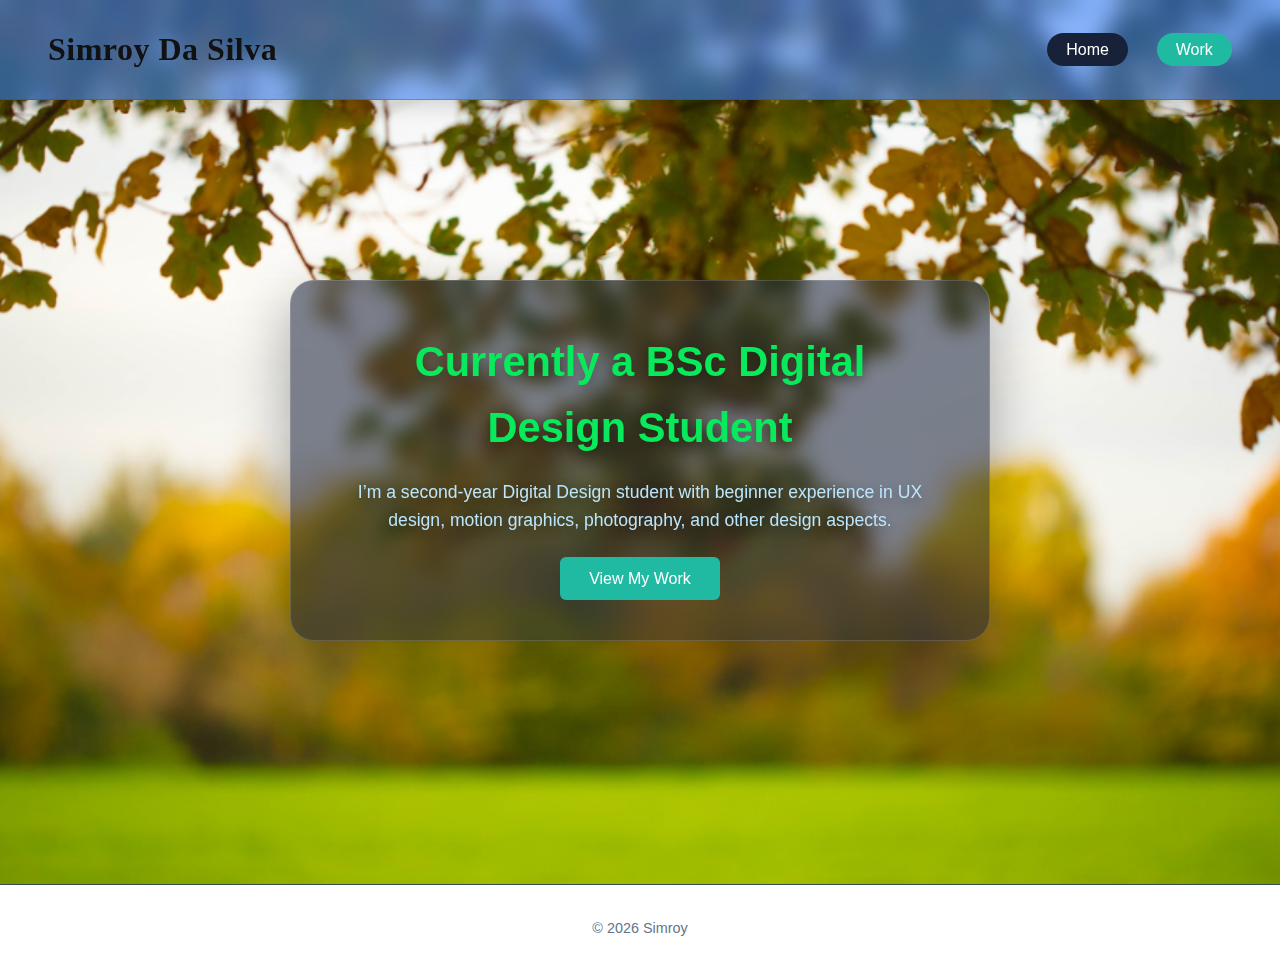
<file: index.html>
<!DOCTYPE html>
<html lang="en">
<head>
  <meta charset="UTF-8">
  <meta name="viewport" content="width=device-width, initial-scale=1.0">
  <title>Simroy | Digital Design Portfolio</title>
  <link rel="stylesheet" href="css/style.css">
</head>
<body>

<header class="navbar">
  <h1 class="logo">Simroy Da Silva</h1>
 
 <nav>
  <a href="index.html" class="nav-btn active">Home</a>
  <a href="work.html" class="nav-btn">Work</a>
</nav>


  
</header>

<main class="hero">
  <div class="hero-content">
    <h2>Currently a BSc Digital Design Student</h2>
    <p>
      I’m a second-year Digital Design student with beginner experience in UX design,
      motion graphics, photography, and other design aspects.
    </p>
    <a href="work.html" class="btn">View My Work</a>
  </div>
</main>


<footer>
  <p>© 2026 Simroy</p>
</footer>

</body>
</html>
</file>
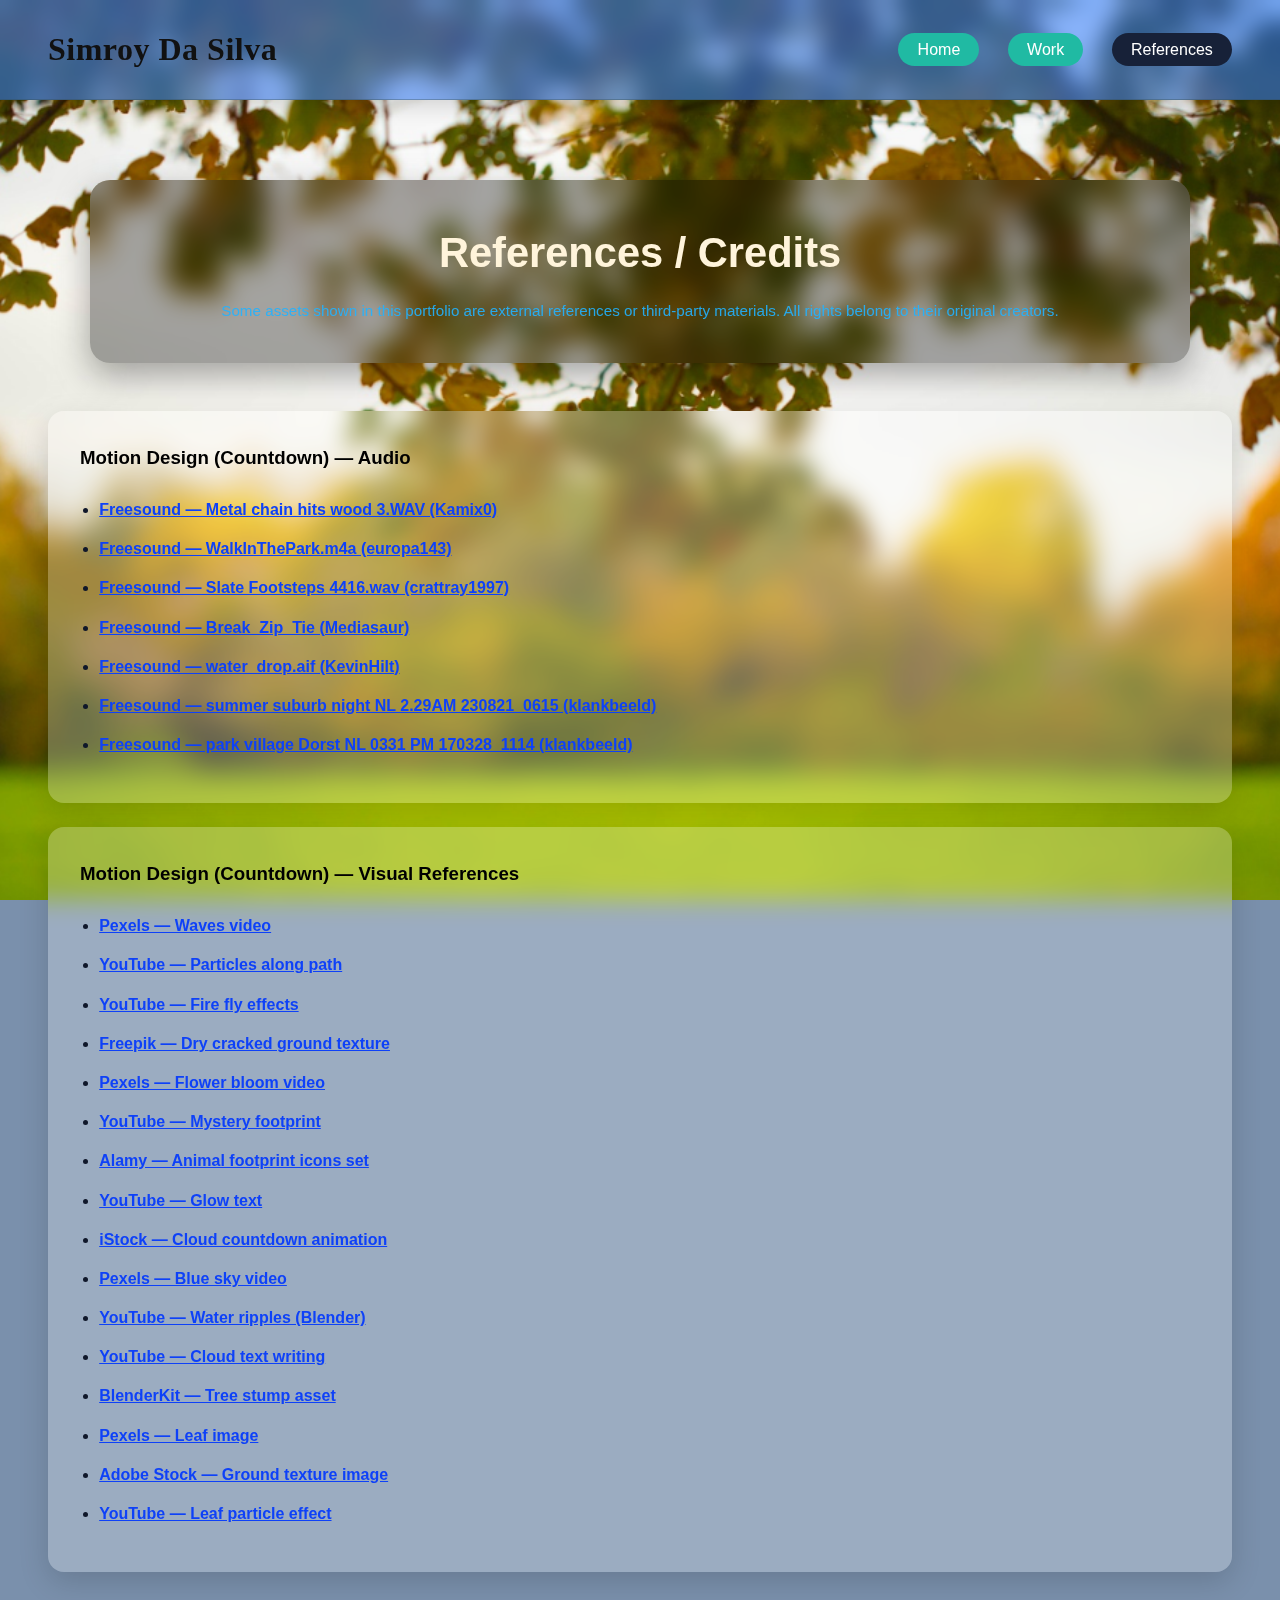
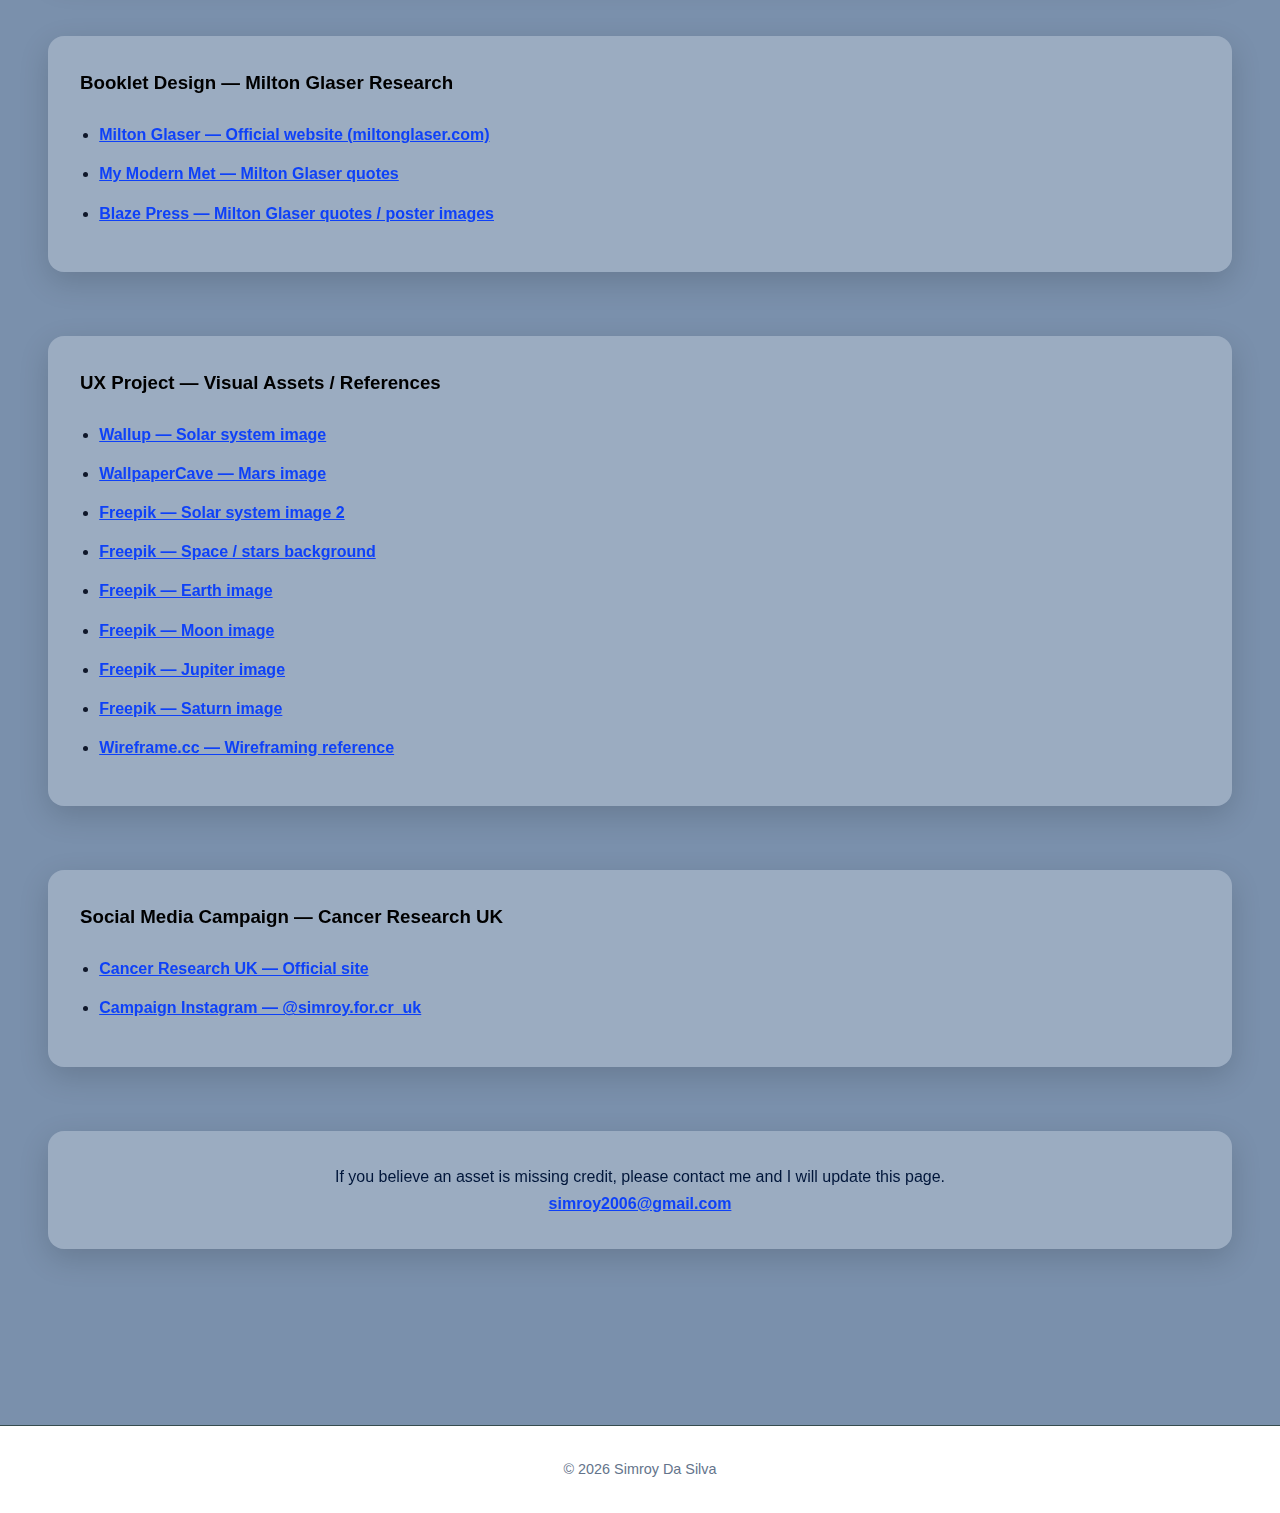
<file: references.html>
<!DOCTYPE html>
<html lang="en">
<head>
  <meta charset="UTF-8">
  <meta name="viewport" content="width=device-width, initial-scale=1.0">
  <title>References | Simroy Da Silva</title>
  <link rel="stylesheet" href="css/style.css">
</head>
<body>

<header class="navbar">
  <h1 class="logo">Simroy Da Silva</h1>

  <nav>
    <a href="index.html" class="nav-btn">Home</a>
    <a href="work.html" class="nav-btn">Work</a>
    <a href="references.html" class="nav-btn active">References</a>
  </nav>
</header>

<main class="project-page">

  <div class="project-intro">
    <h2>References / Credits</h2>
    <p class="project-meta">
      Some assets shown in this portfolio are external references or third-party materials.
      All rights belong to their original creators.
    </p>
  </div>

  <!-- MOTION DESIGN -->
  <section class="motion-section">
    <div class="blur-box">
      <h3>Motion Design (Countdown) — Audio</h3>

      <ul class="reference-list">
        <li><a href="https://freesound.org/people/Kamix0/sounds/656670/" target="_blank" rel="noopener">Freesound — Metal chain hits wood 3.WAV (Kamix0)</a></li>
        <li><a href="https://freesound.org/people/europa143/sounds/548149/" target="_blank" rel="noopener">Freesound — WalkInThePark.m4a (europa143)</a></li>
        <li><a href="https://freesound.org/people/crattray1997/sounds/574726/" target="_blank" rel="noopener">Freesound — Slate Footsteps 4416.wav (crattray1997)</a></li>
        <li><a href="https://freesound.org/people/Mediasaur/sounds/789951/" target="_blank" rel="noopener">Freesound — Break_Zip_Tie (Mediasaur)</a></li>
        <li><a href="https://freesound.org/people/KevinHilt/sounds/457768/" target="_blank" rel="noopener">Freesound — water_drop.aif (KevinHilt)</a></li>
        <li><a href="https://freesound.org/people/klankbeeld/sounds/704432/" target="_blank" rel="noopener">Freesound — summer suburb night NL 2.29AM 230821_0615 (klankbeeld)</a></li>
        <li><a href="https://freesound.org/people/klankbeeld/sounds/786352/" target="_blank" rel="noopener">Freesound — park village Dorst NL 0331 PM 170328_1114 (klankbeeld)</a></li>
      </ul>
    </div>

    <div class="blur-box" style="margin-top: 1.5rem;">
      <h3>Motion Design (Countdown) — Visual References</h3>

      <ul class="reference-list">
        <li><a href="https://www.pexels.com/video/waves-in-a-beach-8150387/" target="_blank" rel="noopener">Pexels — Waves video</a></li>
        <li><a href="https://www.youtube.com/watch?v=-m1TRt4pubM" target="_blank" rel="noopener">YouTube — Particles along path</a></li>
        <li><a href="https://www.youtube.com/watch?v=X-hZ3G7WoM0&t=441s" target="_blank" rel="noopener">YouTube — Fire fly effects</a></li>
        <li><a href="https://www.freepik.com/free-photo/dry-cracked-ground-texture_1017734.htm#from_view=detail_alsolike" target="_blank" rel="noopener">Freepik — Dry cracked ground texture</a></li>
        <li><a href="https://www.pexels.com/video/flora-blooming-856006/" target="_blank" rel="noopener">Pexels — Flower bloom video</a></li>
        <li><a href="https://www.youtube.com/watch?v=PzRHN4AW5kM&t=12s" target="_blank" rel="noopener">YouTube — Mystery footprint</a></li>
        <li><a href="https://c8.alamy.com/comp/R1G1HM/animal-footprint-icons-set-simple-illustration-of-25-animal-footprint-vector-icons-for-web-R1G1HM.jpg" target="_blank" rel="noopener">Alamy — Animal footprint icons set</a></li>
        <li><a href="https://www.youtube.com/watch?v=P6zWrfcXk0k" target="_blank" rel="noopener">YouTube — Glow text</a></li>
        <li><a href="https://www.istockphoto.com/video/countdown-animation-of-clouds-in-the-sky-gm1812806088-549399743" target="_blank" rel="noopener">iStock — Cloud countdown animation</a></li>
        <li><a href="https://www.pexels.com/video/blue-sky-video-855005/" target="_blank" rel="noopener">Pexels — Blue sky video</a></li>
        <li><a href="https://www.youtube.com/watch?v=N1gowpNAlWI" target="_blank" rel="noopener">YouTube — Water ripples (Blender)</a></li>
        <li><a href="https://www.youtube.com/watch?v=Eh6YdfWJoW0" target="_blank" rel="noopener">YouTube — Cloud text writing</a></li>
        <li><a href="https://www.blenderkit.com/get-blenderkit/4de1b022-888f-4b71-8727-823368a4aab6/" target="_blank" rel="noopener">BlenderKit — Tree stump asset</a></li>
        <li><a href="https://www.pexels.com/photo/brown-leaf-2364633/" target="_blank" rel="noopener">Pexels — Leaf image</a></li>
        <li><a href="https://stock.adobe.com/jp/images/the-surface-of-a-dirty-sandy-floor-ground-background/299611064?isa0=1&state=%7B%22ac%22%3A%22stock.adobe.com%22%7D" target="_blank" rel="noopener">Adobe Stock — Ground texture image</a></li>
        <li><a href="https://www.youtube.com/watch?v=94jkZp7ocO4" target="_blank" rel="noopener">YouTube — Leaf particle effect</a></li>
      </ul>
    </div>
  </section>

  <!-- BOOKLET -->
  <section class="motion-section">
    <div class="blur-box">
      <h3>Booklet Design — Milton Glaser Research</h3>

      <ul class="reference-list">
        <li><a href="https://www.miltonglaser.com/" target="_blank" rel="noopener">Milton Glaser — Official website (miltonglaser.com)</a></li>
        <li><a href="https://mymodernmet.com/milton-glaser-quotes/" target="_blank" rel="noopener">My Modern Met — Milton Glaser quotes</a></li>
        <li><a href="https://blazepress.com/2021/04/milton-glaser-quotes-to-appreciate-design-in-life/" target="_blank" rel="noopener">Blaze Press — Milton Glaser quotes / poster images</a></li>
      </ul>
    </div>
  </section>

  <!-- UX -->
  <section class="motion-section">
    <div class="blur-box">
      <h3>UX Project — Visual Assets / References</h3>

      <ul class="reference-list">
        <li><a href="https://wallup.net/planet-space-solar-system-space-art/" target="_blank" rel="noopener">Wallup — Solar system image</a></li>
        <li><a href="https://wallpapercave.com/w/wp2305547#google_vignette" target="_blank" rel="noopener">WallpaperCave — Mars image</a></li>
        <li><a href="https://www.freepik.com/premium-photo/sun-nine-planets-our-system-orbiting-clipping-path-included-foreground-objects_27874593.htm#fromView=keyword&page=1&position=26&uuid=2c27306c-f206-4508-819f-ac2dd26a9ccd&query=Solar+System" target="_blank" rel="noopener">Freepik — Solar system image 2</a></li>
        <li><a href="https://www.freepik.com/premium-photo/image-stars-planet-galaxy-some-elements-this-image-furnished-by-nasa_12657091.htm#fromView=search&page=1&position=11&uuid=85dbf448-0f36-4c5a-8153-fa1a08b212be&query=+Space" target="_blank" rel="noopener">Freepik — Space / stars background</a></li>
        <li><a href="https://www.freepik.com/free-psd/earth-ball-planet-isolated_316503695.htm#fromView=search&page=1&position=0&uuid=ae7779d8-09d4-4f80-b0c6-032bcce01431&query=Earth" target="_blank" rel="noopener">Freepik — Earth image</a></li>
        <li><a href="https://www.freepik.com/free-photo/beautiful-glowing-gray-full-moon_29302752.htm#fromView=search&page=1&position=1&uuid=b2593f56-9dc5-405d-96dd-461f5799cd7b&query=moon" target="_blank" rel="noopener">Freepik — Moon image</a></li>
        <li><a href="https://www.freepik.com/premium-photo/jupiter-png-sticker-realistic-design-transparent-background_414498084.htm#fromView=search&page=1&position=6&uuid=dda3b739-76a5-4478-bbb3-4619446bb24d&query=Jupiter" target="_blank" rel="noopener">Freepik — Jupiter image</a></li>
        <li><a href="https://www.freepik.com/premium-photo/realistic-image-planet-saturn-transparent-background-planet-saturn-isolated-transparent_94056566.htm#fromView=search&page=1&position=12&uuid=32a9f226-0d52-4865-a836-810940143f75&query=Saturn" target="_blank" rel="noopener">Freepik — Saturn image</a></li>
        <li><a href="https://wireframe.cc/oDAxA1" target="_blank" rel="noopener">Wireframe.cc — Wireframing reference</a></li>
      </ul>
    </div>
  </section>

  <!-- SOCIAL MEDIA -->
  <section class="motion-section">
    <div class="blur-box">
      <h3>Social Media Campaign — Cancer Research UK</h3>

      <ul class="reference-list">
        <li><a href="https://www.cancerresearchuk.org/" target="_blank" rel="noopener">Cancer Research UK — Official site</a></li>
        <li><a href="https://www.instagram.com/simroy.for.cr_uk/" target="_blank" rel="noopener">Campaign Instagram — @simroy.for.cr_uk</a></li>
      </ul>

      
    </div>
  </section>


  <section class="motion-section">
  <div class="blur-box credit-note">
    <p>
      If you believe an asset is missing credit, please contact me and I will update this page.
      <br>
      <a href="mailto:simroy2006@gmail.com">simroy2006@gmail.com</a>
    </p>
  </div>
</section>


</main>

<footer>
  <p>© 2026 Simroy Da Silva</p>
</footer>

</body>
</html>
</file>
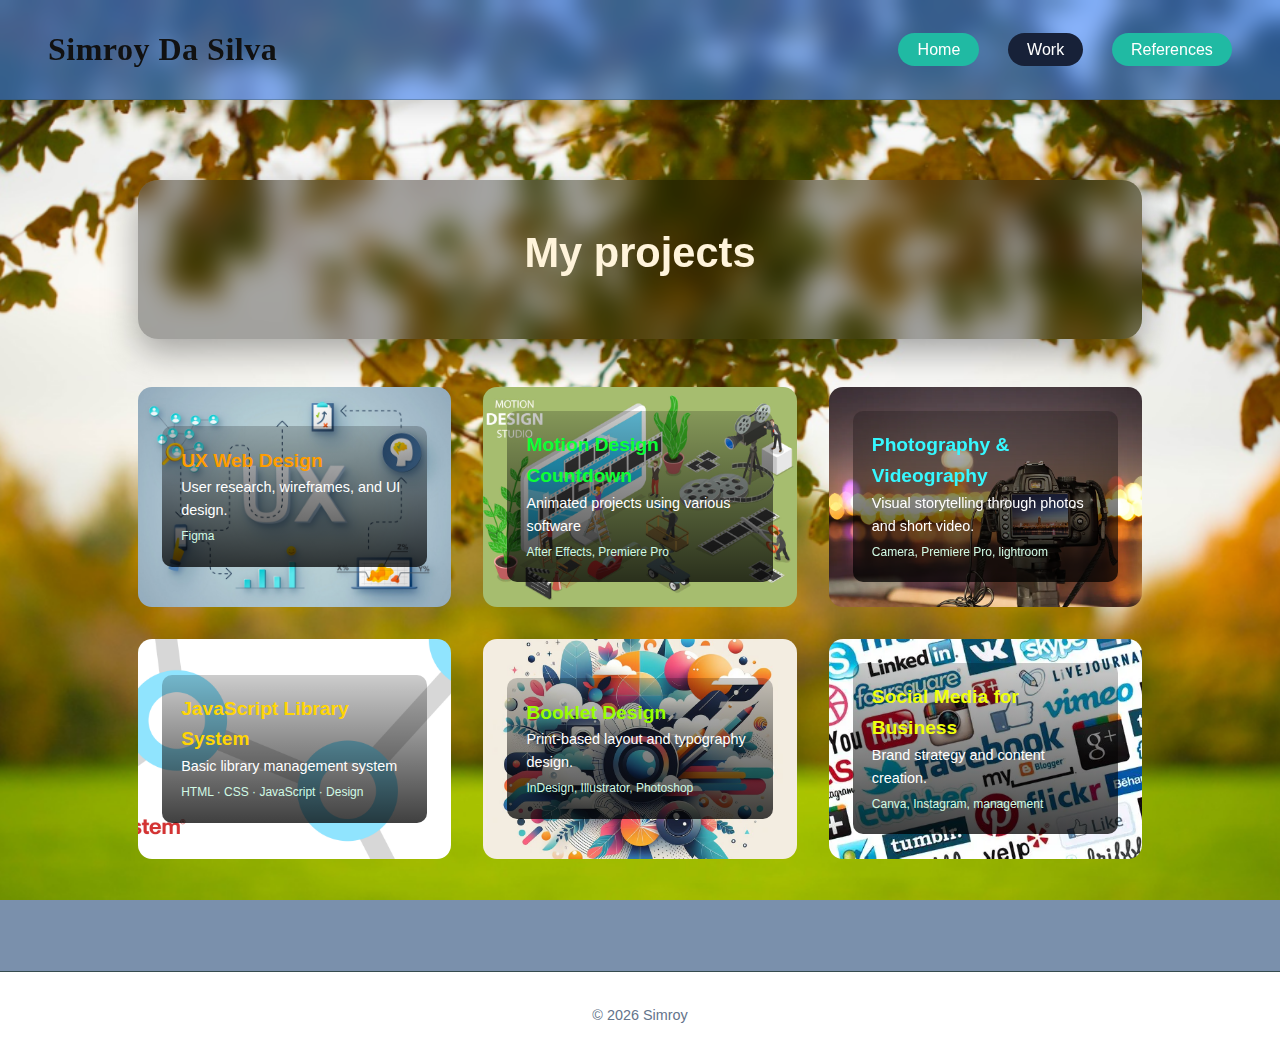
<file: work.html>
<!DOCTYPE html>
<html lang="en">
<head>
  <meta charset="UTF-8">
  <meta name="viewport" content="width=device-width, initial-scale=1.0">
  <title>My Work | Simroy</title>
  <link rel="stylesheet" href="css/style.css">
</head>
<body>

<header class="navbar">
  <h1 class="logo">Simroy Da Silva</h1>
 

  <nav>
  <a href="index.html" class="nav-btn">Home</a>
  <a href="work.html" class="nav-btn active">Work</a>
  <a href="references.html" class="nav-btn">References</a>
</nav>



 
</header>

<main class="projects">
  <div class="project-intro work-intro">
  <h2>My projects</h2>
</div>


  <section class="project-grid">

    <a href="projects/ux-web-design.html" 
    class="project-card ux-card">
    <div class="card-overlay">
      <h3>UX Web Design</h3>
      <p>User research, wireframes, and UI design.</p>
      <span>Figma</span>
    </div>
    </a>

    <a href="projects/motion-design.html" 
    class="project-card motion-card">
    <div class="card-overlay">
      <h3>Motion Design Countdown</h3>
      <p>Animated projects using various software</p>
      <span>After Effects, Premiere Pro</span>
    </div>
    </a>

    <a href="projects/photography.html" 
    class="project-card photo-card">
    <div class="card-overlay">
      <h3>Photography & Videography</h3>
      <p>Visual storytelling through photos and short video.</p>
      <span>Camera, Premiere Pro, lightroom</span>
    </div>
    </a>

  <a href="projects/javascript-library.html" 
   class="project-card js-card">
  <div class="card-overlay">
    <h3>JavaScript Library System</h3>
    <p>Basic library management system</p>
    <span>HTML · CSS · JavaScript · Design</span>
  </div>
</a>

    <a href="projects/booklet-design.html" 
    class="project-card booklet-card">
    <div class="card-overlay">
      <h3>Booklet Design</h3>
      <p>Print-based layout and typography design.</p>
      <span>InDesign, Illustrator, Photoshop</span>
    </div>
    </a>

    <a href="projects/social-media.html" 
    class="project-card social-card">
    <div class="card-overlay">
      <h3>Social Media for Business</h3>
      <p>Brand strategy and content creation.</p>
      <span>Canva, Instagram, management</span>
  </div>
 </a>
  </section>
</main>

<footer>
  <p>© 2026 Simroy</p>
</footer>

</body>
</html>
</file>
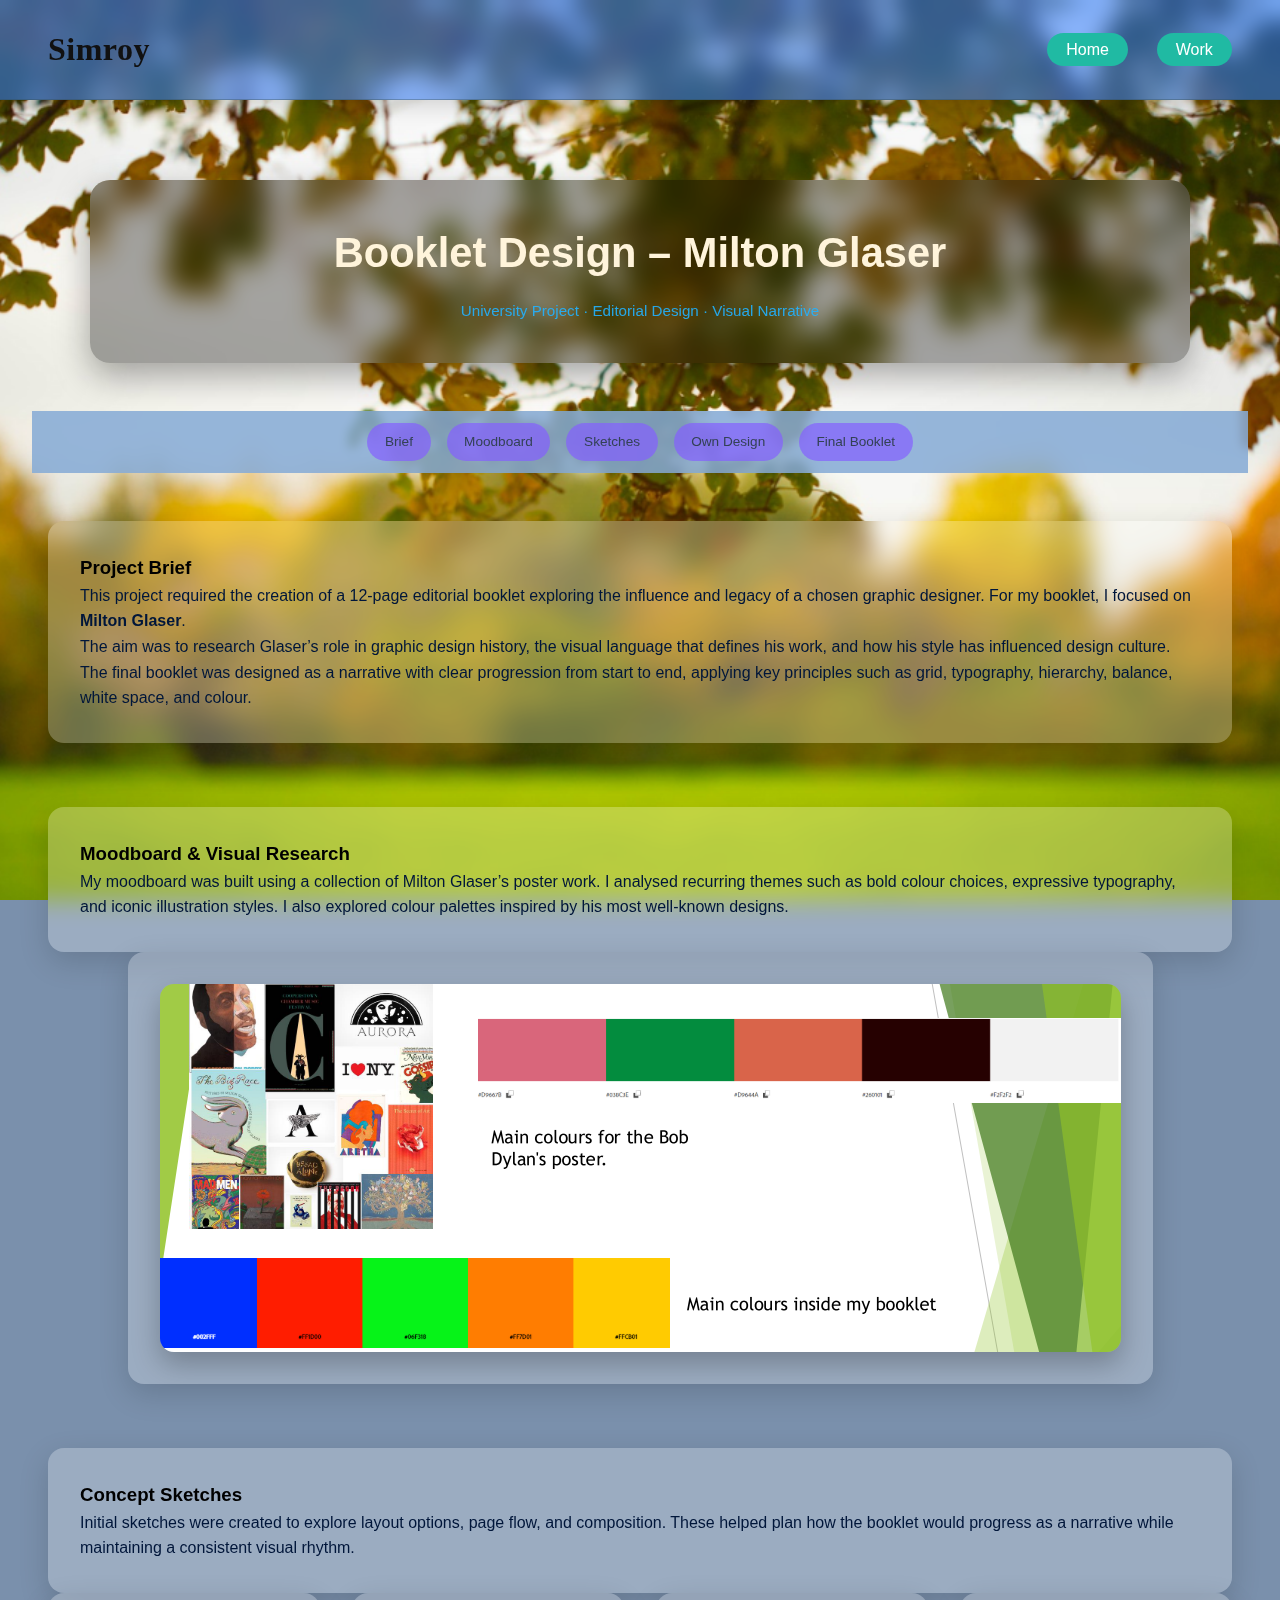
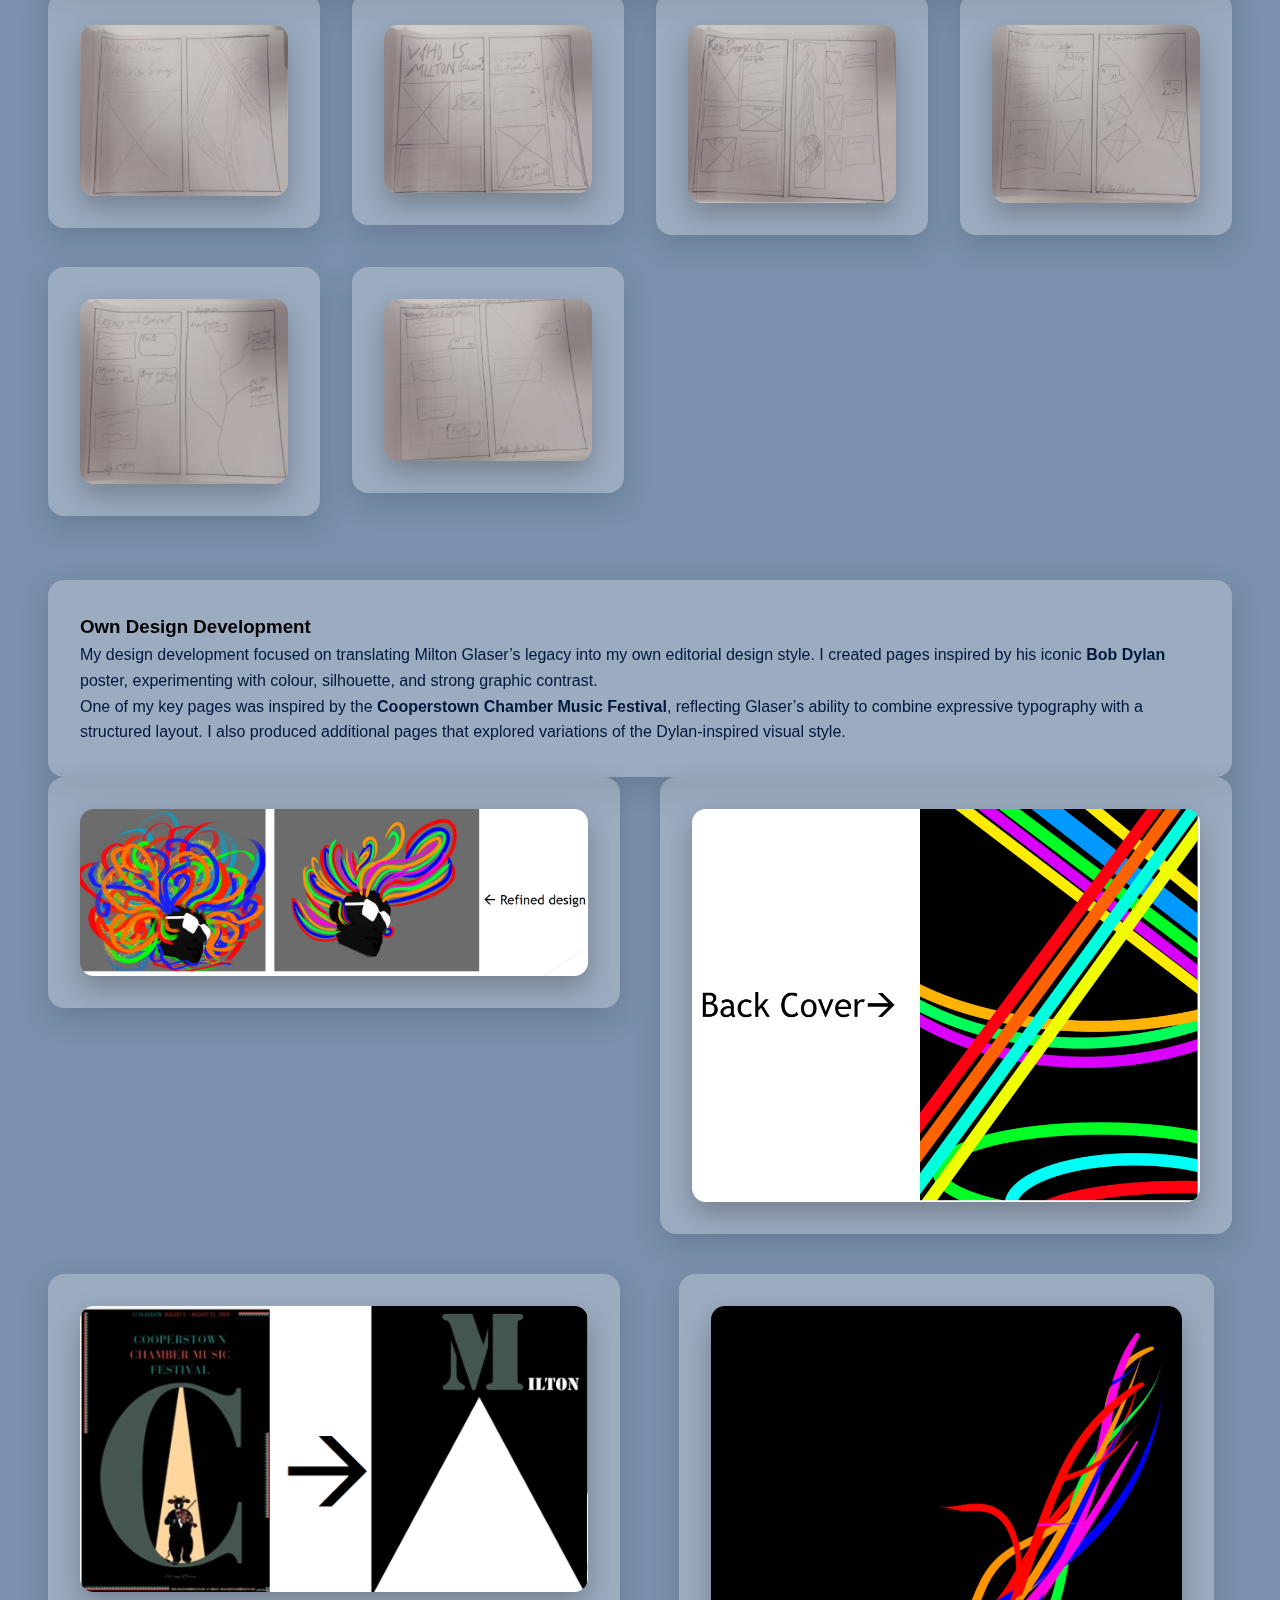
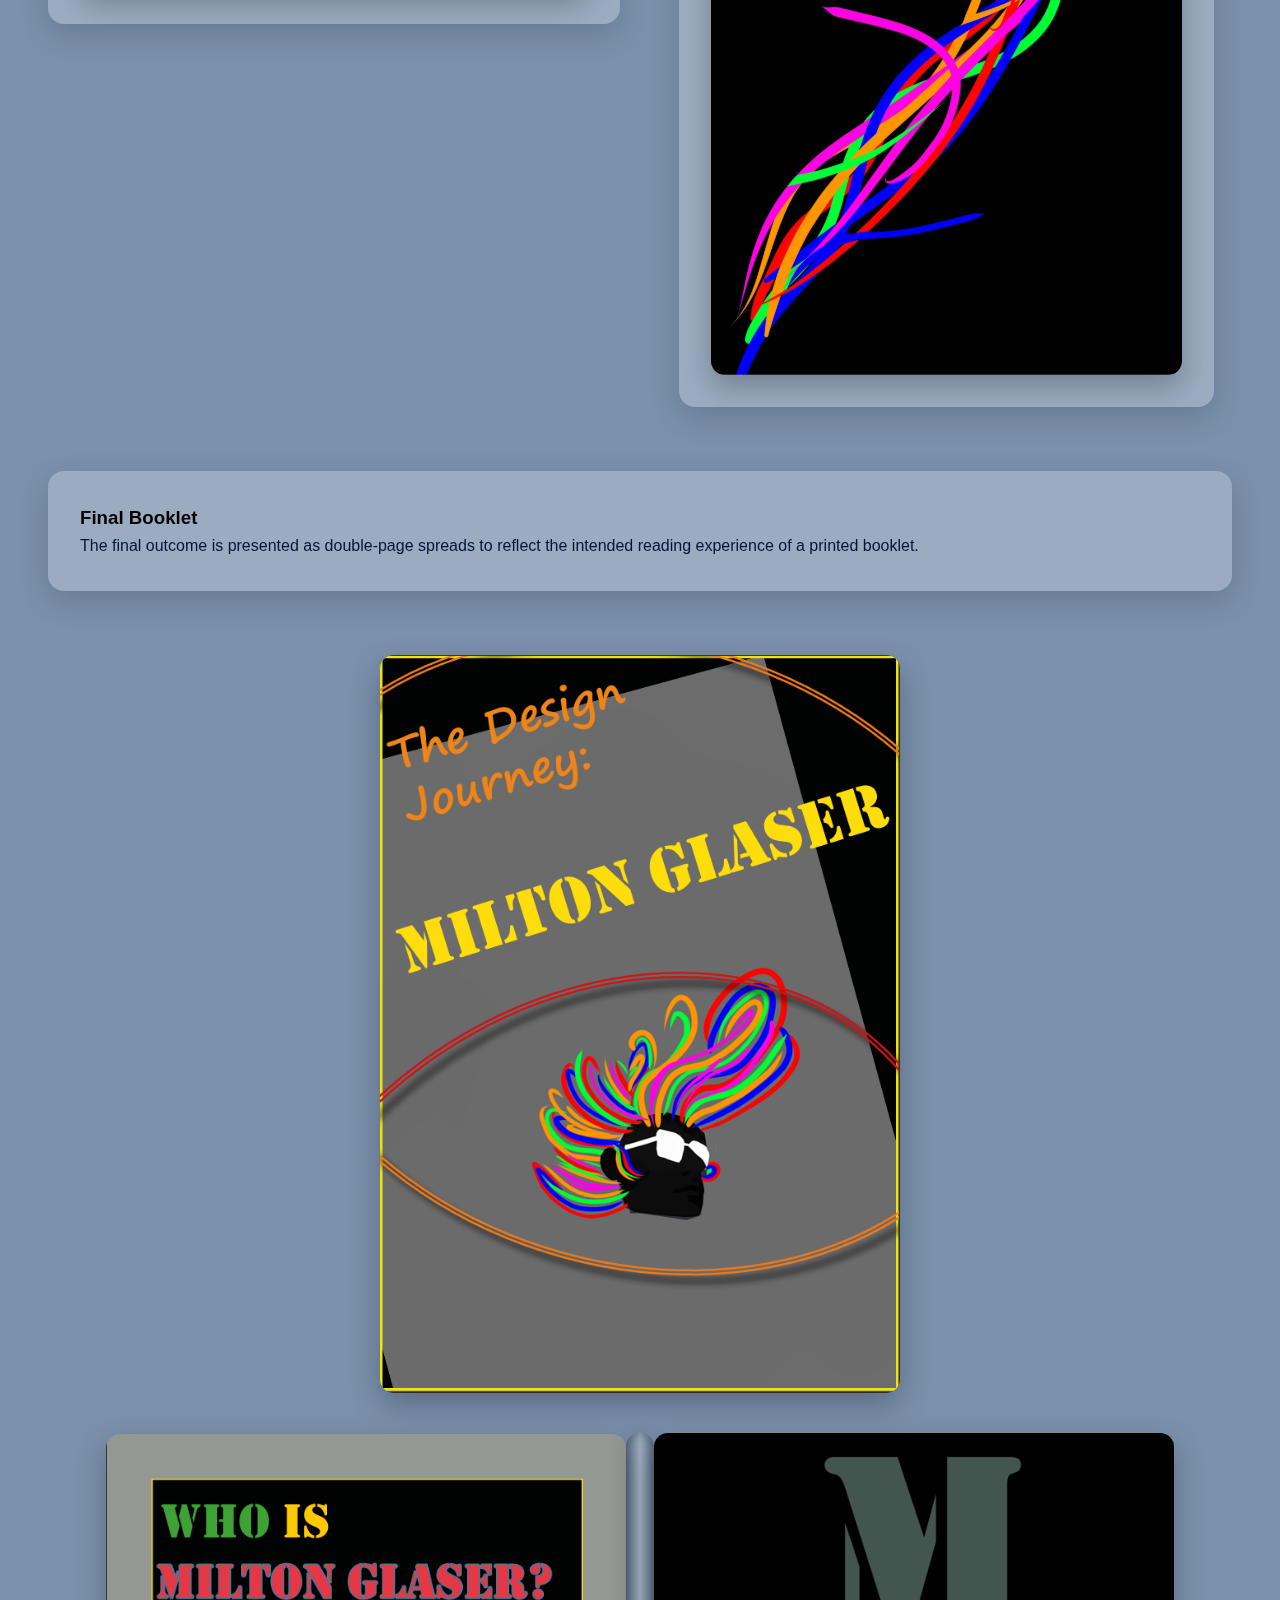
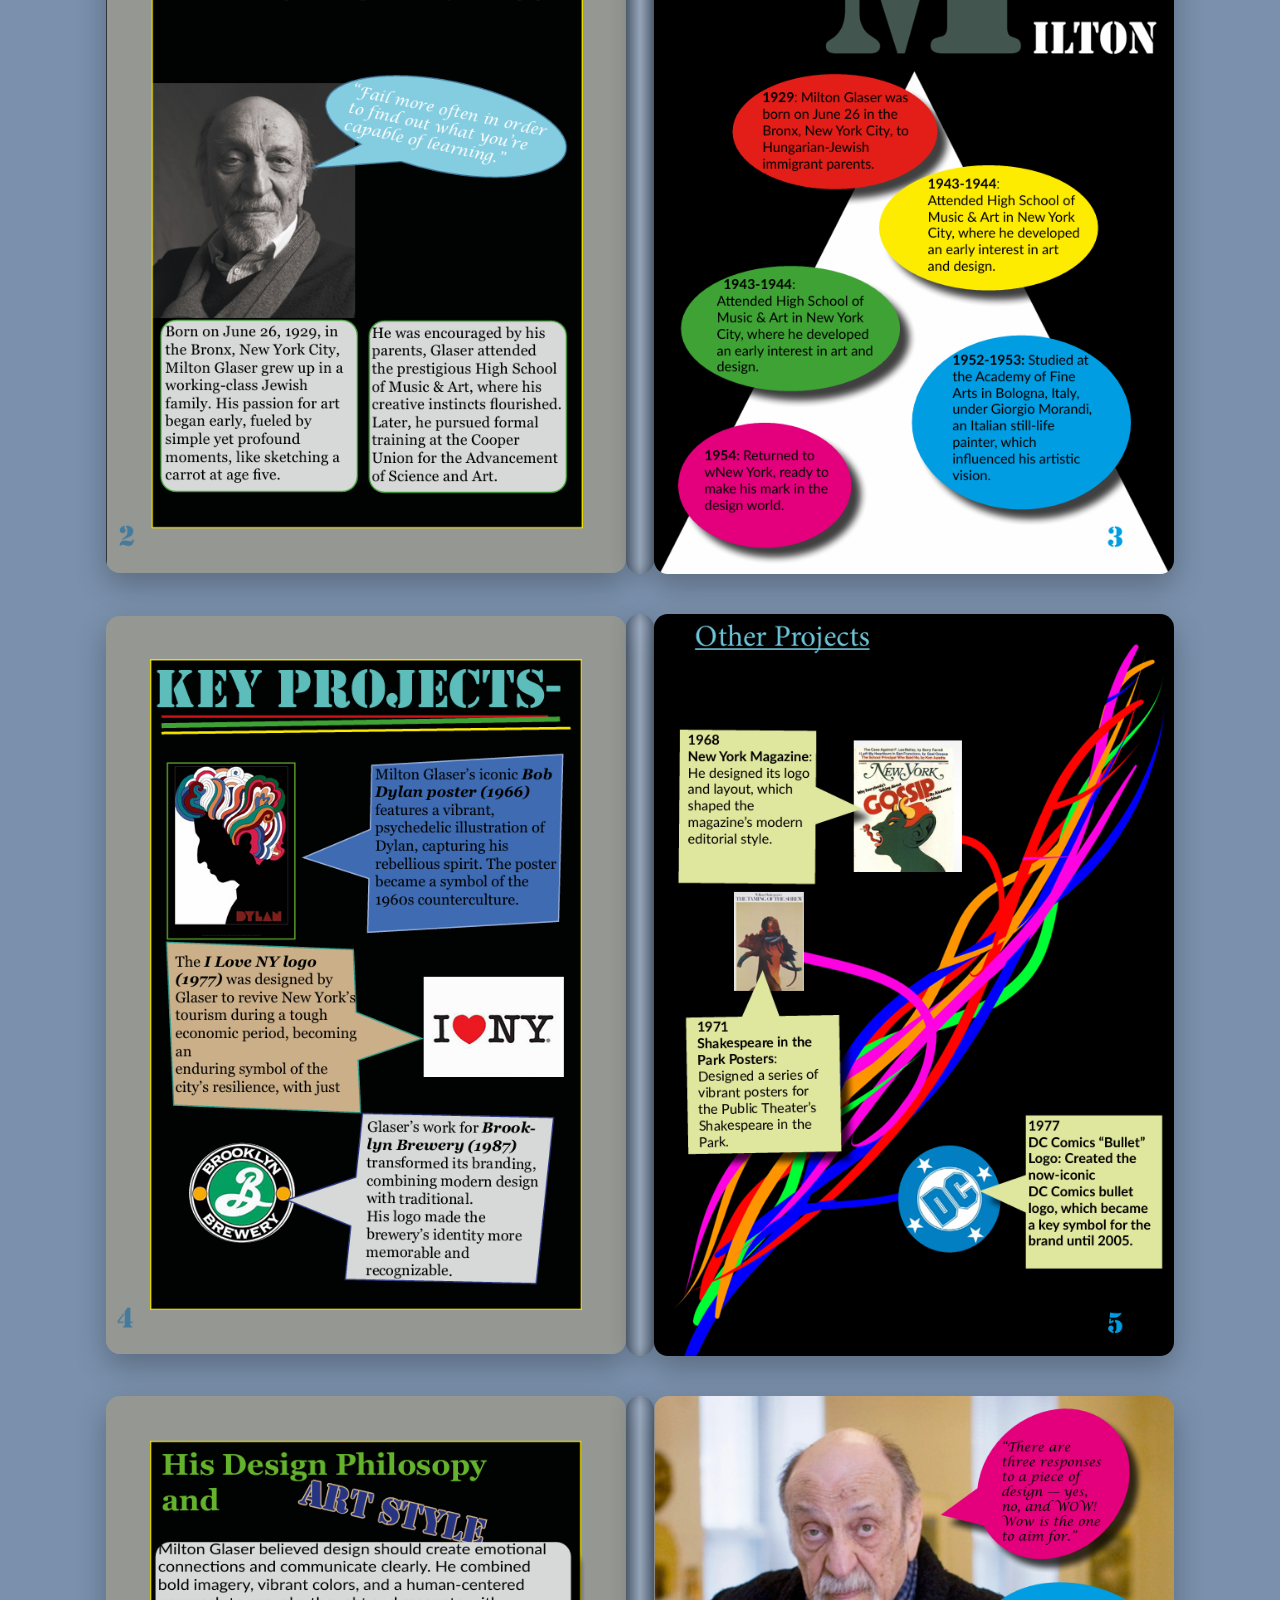
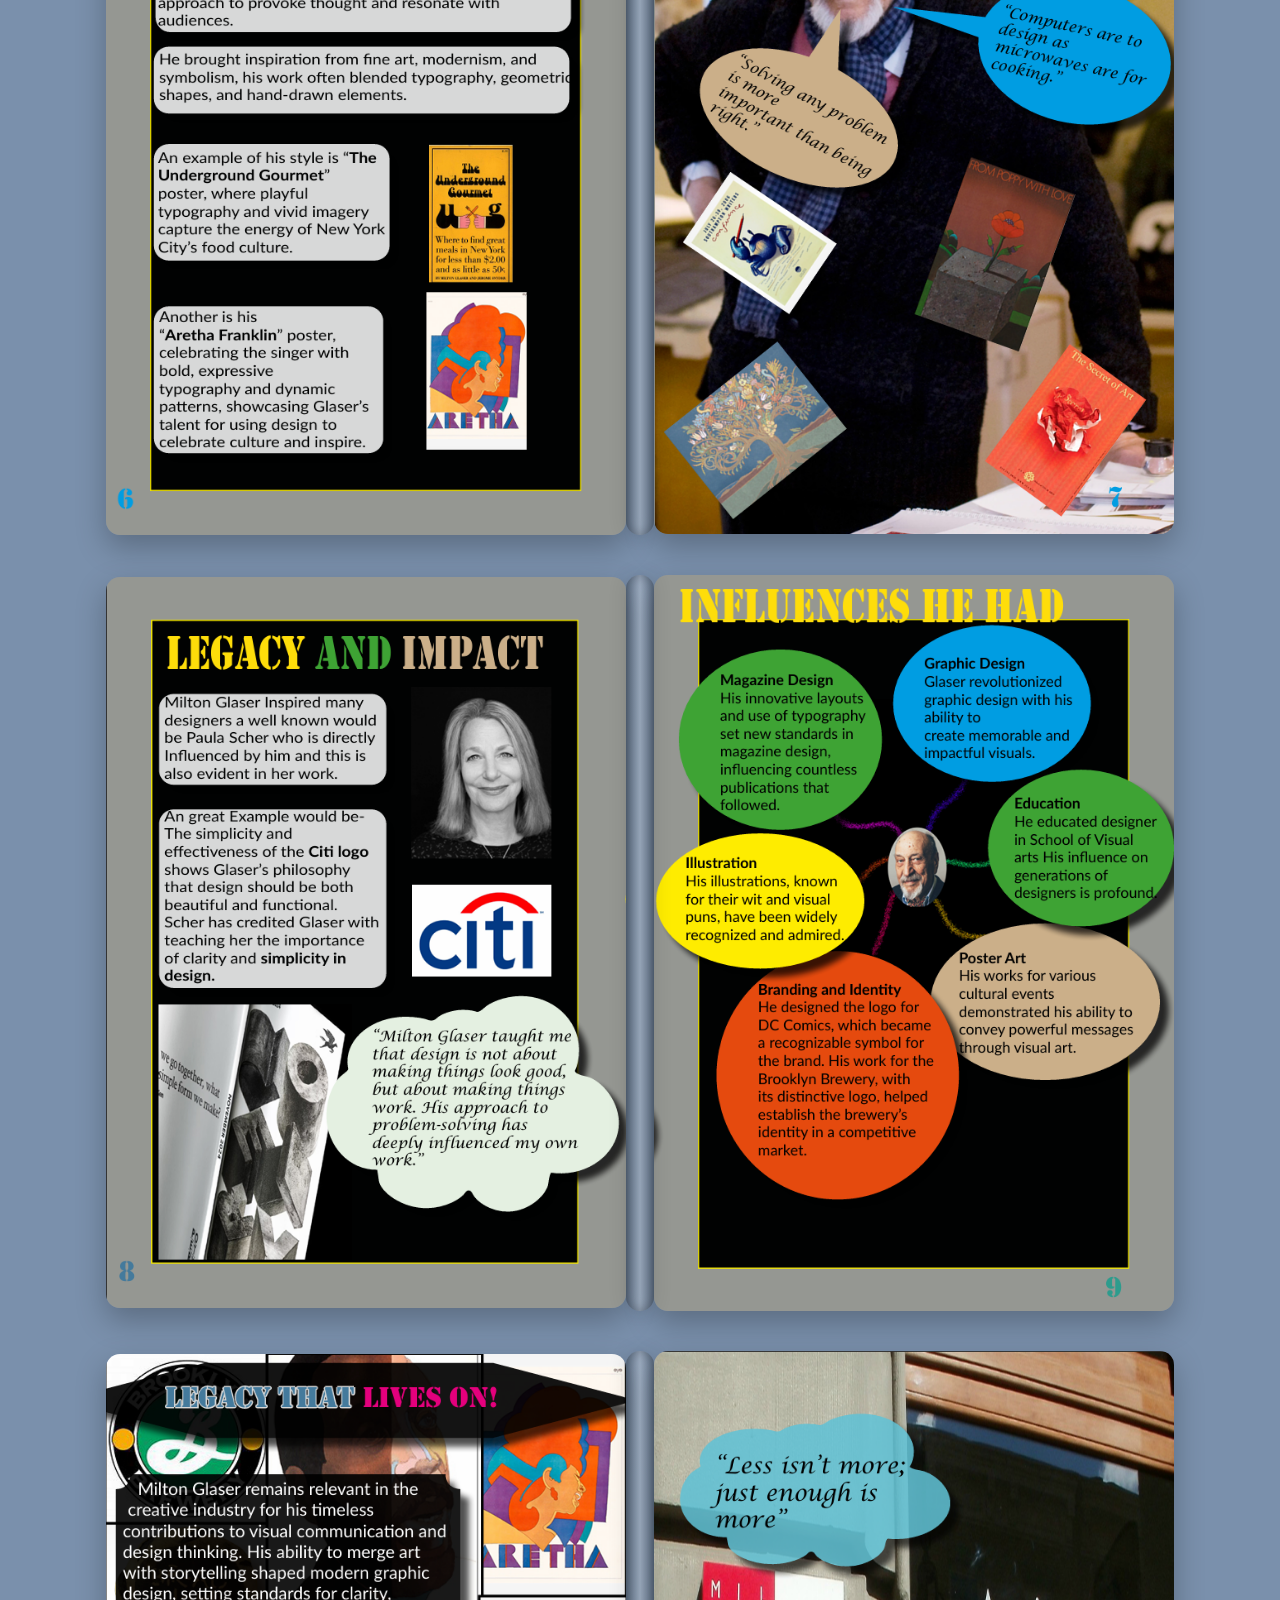
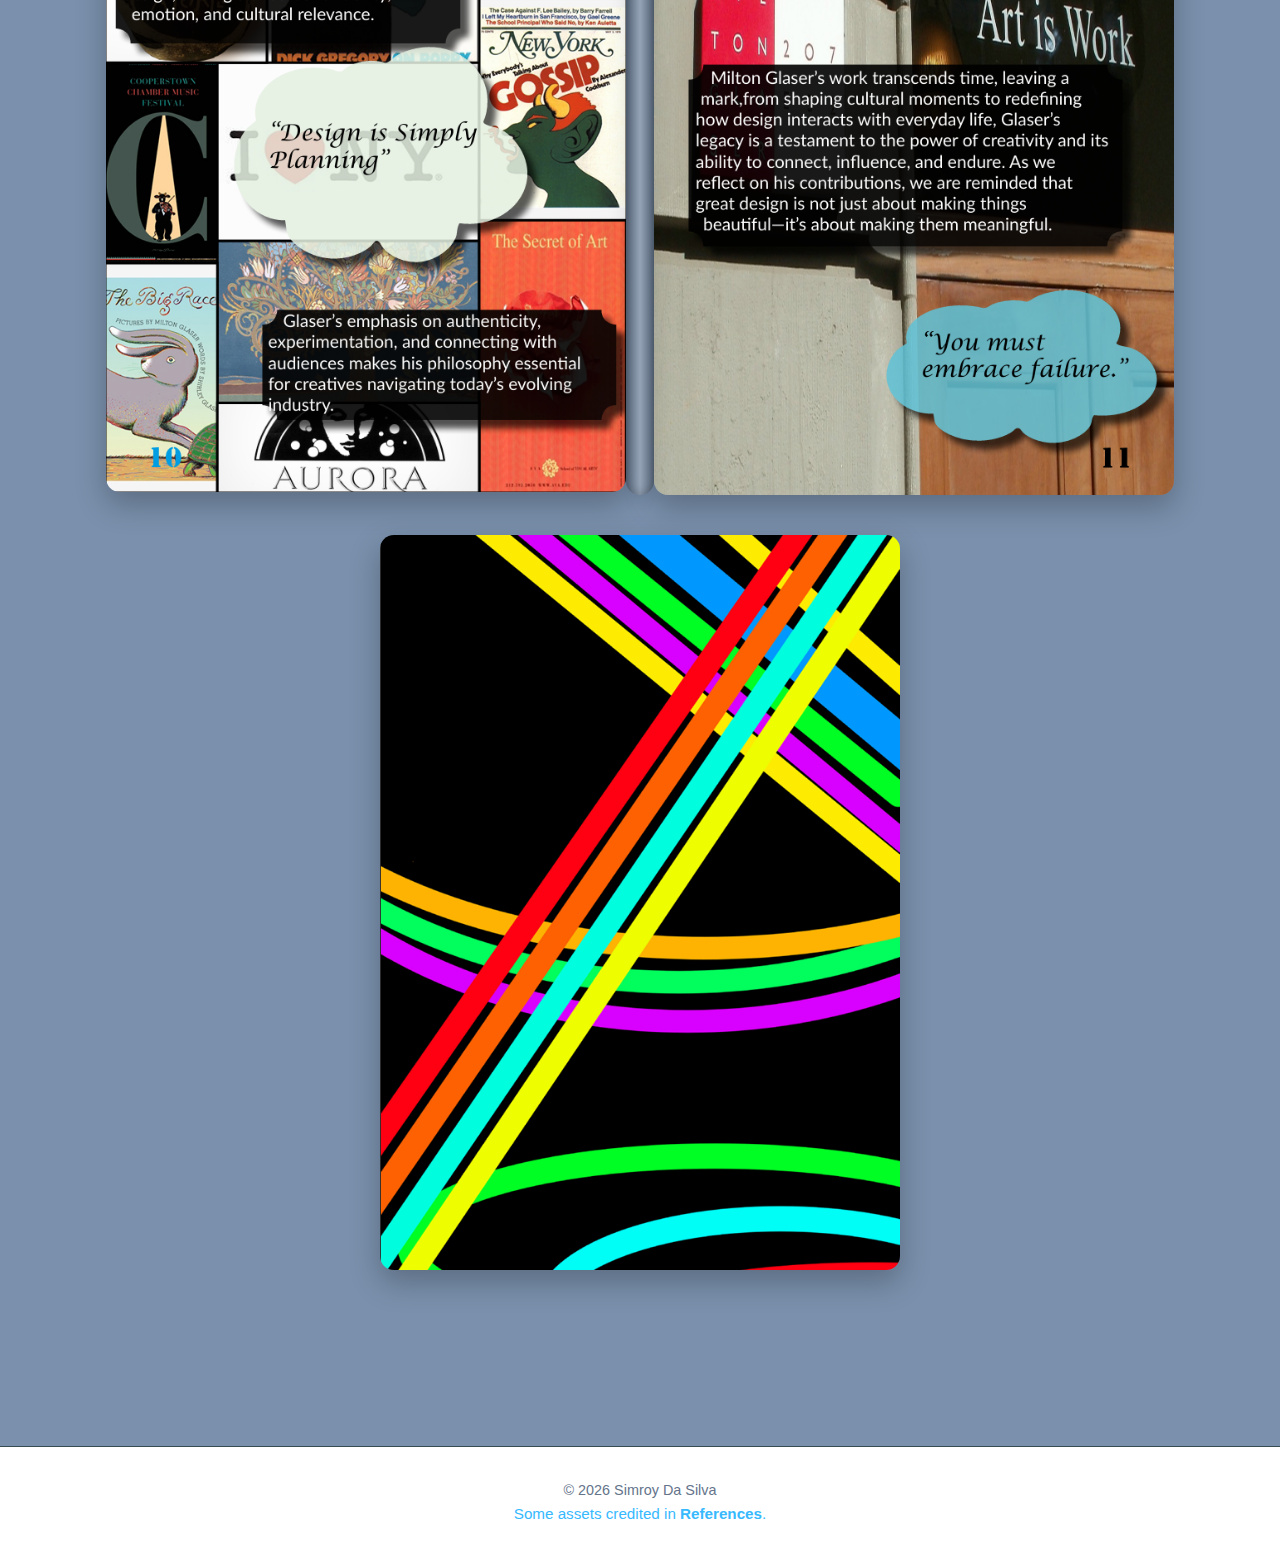
<file: projects/booklet-design.html>
<!DOCTYPE html>
<html lang="en">
<head>
  <meta charset="UTF-8">
  <meta name="viewport" content="width=device-width, initial-scale=1.0">
  <title>Booklet Design | Simroy Da Silva</title>
  <link rel="stylesheet" href="../css/style.css">
</head>
<body>

<header class="navbar">
  <h1 class="logo">Simroy</h1>
  <nav>
    <a href="../index.html" class="nav-btn">Home</a>
    <a href="../work.html" class="nav-btn">Work</a>
  </nav>
</header>

<main class="project-page">

  <!-- INTRO -->
  <div class="project-intro">
    <h2>Booklet Design – Milton Glaser</h2>
    <p class="project-meta">
      University Project · Editorial Design · Visual Narrative
    </p>
  </div>

  <!-- STICKY NAV -->
  <div class="photo-nav">
    <a href="#brief">Brief</a>
    <a href="#moodboard">Moodboard</a>
    <a href="#sketches">Sketches</a>
    <a href="#design">Own Design</a>
    <a href="#booklet">Final Booklet</a>
  </div>

  <!-- BRIEF -->
  <section id="brief" class="motion-section">
    <div class="blur-box">
      <h3>Project Brief</h3>
      <p>
        This project required the creation of a 12-page editorial booklet
        exploring the influence and legacy of a chosen graphic designer.
        For my booklet, I focused on <strong>Milton Glaser</strong>.
      </p>
      <p>
        The aim was to research Glaser’s role in graphic design history, the
        visual language that defines his work, and how his style has influenced
        design culture. The final booklet was designed as a narrative with clear
        progression from start to end, applying key principles such as grid,
        typography, hierarchy, balance, white space, and colour.
      </p>
    </div>
  </section>

  <!-- MOODBOARD -->
  <section id="moodboard" class="motion-section">
    <div class="blur-box">
      <h3>Moodboard & Visual Research</h3>
      <p>
        My moodboard was built using a collection of Milton Glaser’s poster work.
        I analysed recurring themes such as bold colour choices, expressive
        typography, and iconic illustration styles. I also explored colour
        palettes inspired by his most well-known designs.
      </p>
    </div>

    <div class="motion-grid">
      <div class="blur-box image-box">
        <img src="../assets/images/booklet/images/moodboard.png" alt="Milton Glaser Moodboard and Colour Palette Research">
      </div>
    </div>
  </section>

  <!-- SKETCHES -->
  <section id="sketches" class="motion-section">
    <div class="blur-box">
      <h3>Concept Sketches</h3>
      <p>
        Initial sketches were created to explore layout options, page flow,
        and composition. These helped plan how the booklet would progress as
        a narrative while maintaining a consistent visual rhythm.
      </p>
    </div>

    <div class="motion-grid">
      <div class="blur-box image-box"><img src="../assets/images/booklet/images/sketch1.png" alt="Sketch 1"></div>
      <div class="blur-box image-box"><img src="../assets/images/booklet/images/sketch2.png" alt="Sketch 2"></div>
      <div class="blur-box image-box"><img src="../assets/images/booklet/images/sketch3.png" alt="Sketch 3"></div>
      <div class="blur-box image-box"><img src="../assets/images/booklet/images/sketch4.png" alt="Sketch 4"></div>
      <div class="blur-box image-box"><img src="../assets/images/booklet/images/sketch5.png" alt="Sketch 5"></div>
      <div class="blur-box image-box"><img src="../assets/images/booklet/images/sketch6.png" alt="Sketch 6"></div>
    </div>
  </section>

  <!-- OWN DESIGN -->
  <section id="design" class="motion-section">
    <div class="blur-box">
      <h3>Own Design Development</h3>
      <p>
        My design development focused on translating Milton Glaser’s legacy into
        my own editorial design style. I created pages inspired by his iconic
        <strong>Bob Dylan</strong> poster, experimenting with colour, silhouette,
        and strong graphic contrast.
      </p>
      <p>
        One of my key pages was inspired by the <strong>Cooperstown Chamber Music Festival</strong>,
        reflecting Glaser’s ability to combine expressive typography with a
        structured layout. I also produced additional pages that explored
        variations of the Dylan-inspired visual style.
      </p>
    </div>

    <div class="motion-grid">
      <div class="blur-box image-box"><img src="../assets/images/booklet/images/design1.png" alt="Own Design 1 - Inspired by Milton Glaser"></div>
      <div class="blur-box image-box"><img src="../assets/images/booklet/images/design2.png" alt="Own Design 2 - Dylan Inspired Page"></div>
      <div class="blur-box image-box"><img src="../assets/images/booklet/images/design3.png" alt="Own Design 3 - Cooperstown Chamber Music Festival Inspired Page"></div>
      <div class="blur-box image-box"><img src="../assets/images/booklet/images/design4.png" alt="Own Design 4 - Dylan Inspired Variation"></div>
    </div>
  </section>

  <!-- FINAL BOOKLET -->
  <section id="booklet" class="motion-section">
    <div class="blur-box">
      <h3>Final Booklet</h3>
      <p>
        The final outcome is presented as double-page spreads to reflect the
        intended reading experience of a printed booklet.
      </p>
    </div>

    <div class="booklet-grid">

<div class="booklet-grid">

  <!-- COVER -->
  <div class="book-single">
    <img src="../assets/images/booklet/images/page1.png" alt="Booklet Cover Page">
  </div>

  <!-- SPREADS -->
  <div class="book-spread">
    <img src="../assets/images/booklet/images/page2.png" alt="Booklet Page 2">
    <div class="book-spine"></div>
    <img src="../assets/images/booklet/images/page3.png" alt="Booklet Page 3">
  </div>

  <div class="book-spread">
    <img src="../assets/images/booklet/images/page4.png" alt="Booklet Page 4">
    <div class="book-spine"></div>
    <img src="../assets/images/booklet/images/page5.png" alt="Booklet Page 5">
  </div>

  <div class="book-spread">
    <img src="../assets/images/booklet/images/page6.png" alt="Booklet Page 6">
    <div class="book-spine"></div>
    <img src="../assets/images/booklet/images/page7.png" alt="Booklet Page 7">
  </div>

  <div class="book-spread">
    <img src="../assets/images/booklet/images/page8.png" alt="Booklet Page 8">
    <div class="book-spine"></div>
    <img src="../assets/images/booklet/images/page9.png" alt="Booklet Page 9">
  </div>

  <div class="book-spread">
    <img src="../assets/images/booklet/images/page10.png" alt="Booklet Page 10">
    <div class="book-spine"></div>
    <img src="../assets/images/booklet/images/page11.png" alt="Booklet Page 11">
  </div>

  <!-- BACK PAGE -->
  <div class="book-single">
    <img src="../assets/images/booklet/images/page12.png" alt="Booklet Back Page">
  </div>

</div>

    </div>
  </section>

</main>

<footer>
  <p>© 2026 Simroy Da Silva</p>
  <p class="project-meta">Some assets credited in <strong><a href="../references.html">References</a></strong>.</p>
</footer>

</body>
</html>
</file>
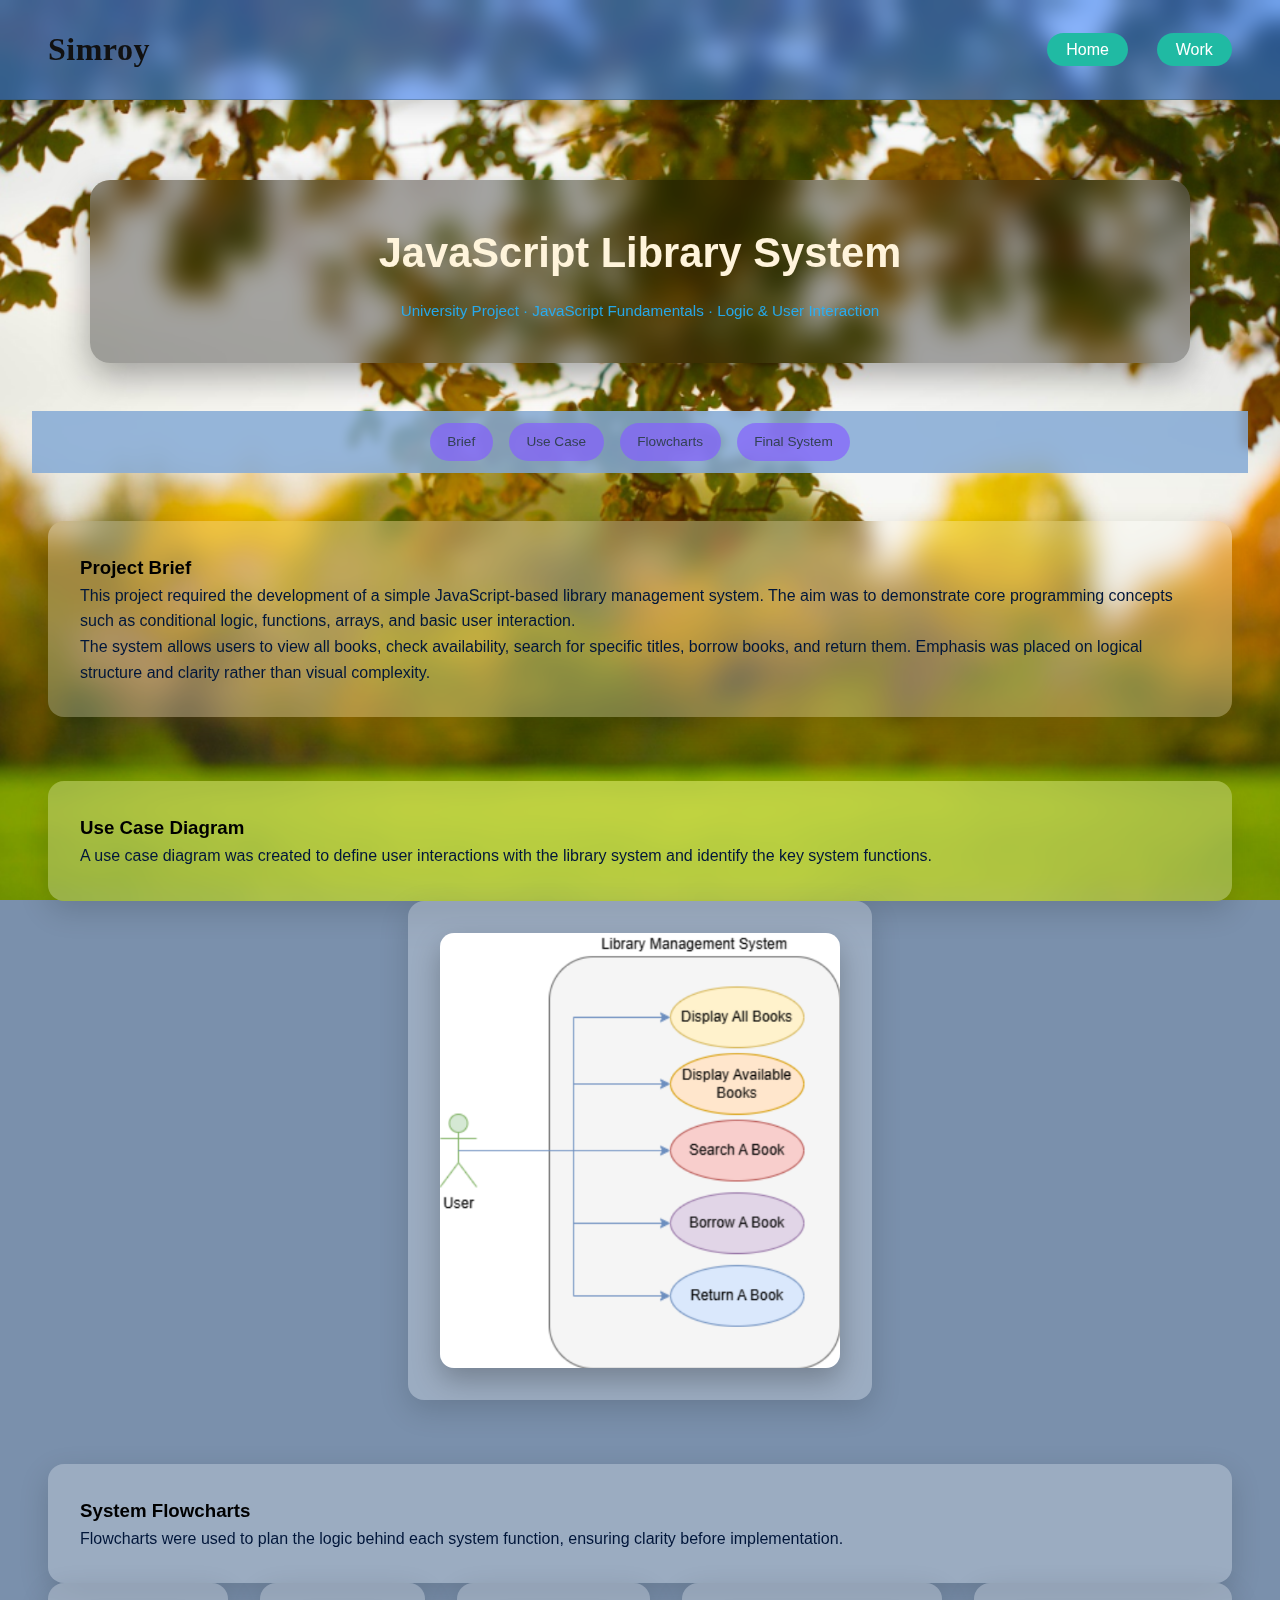
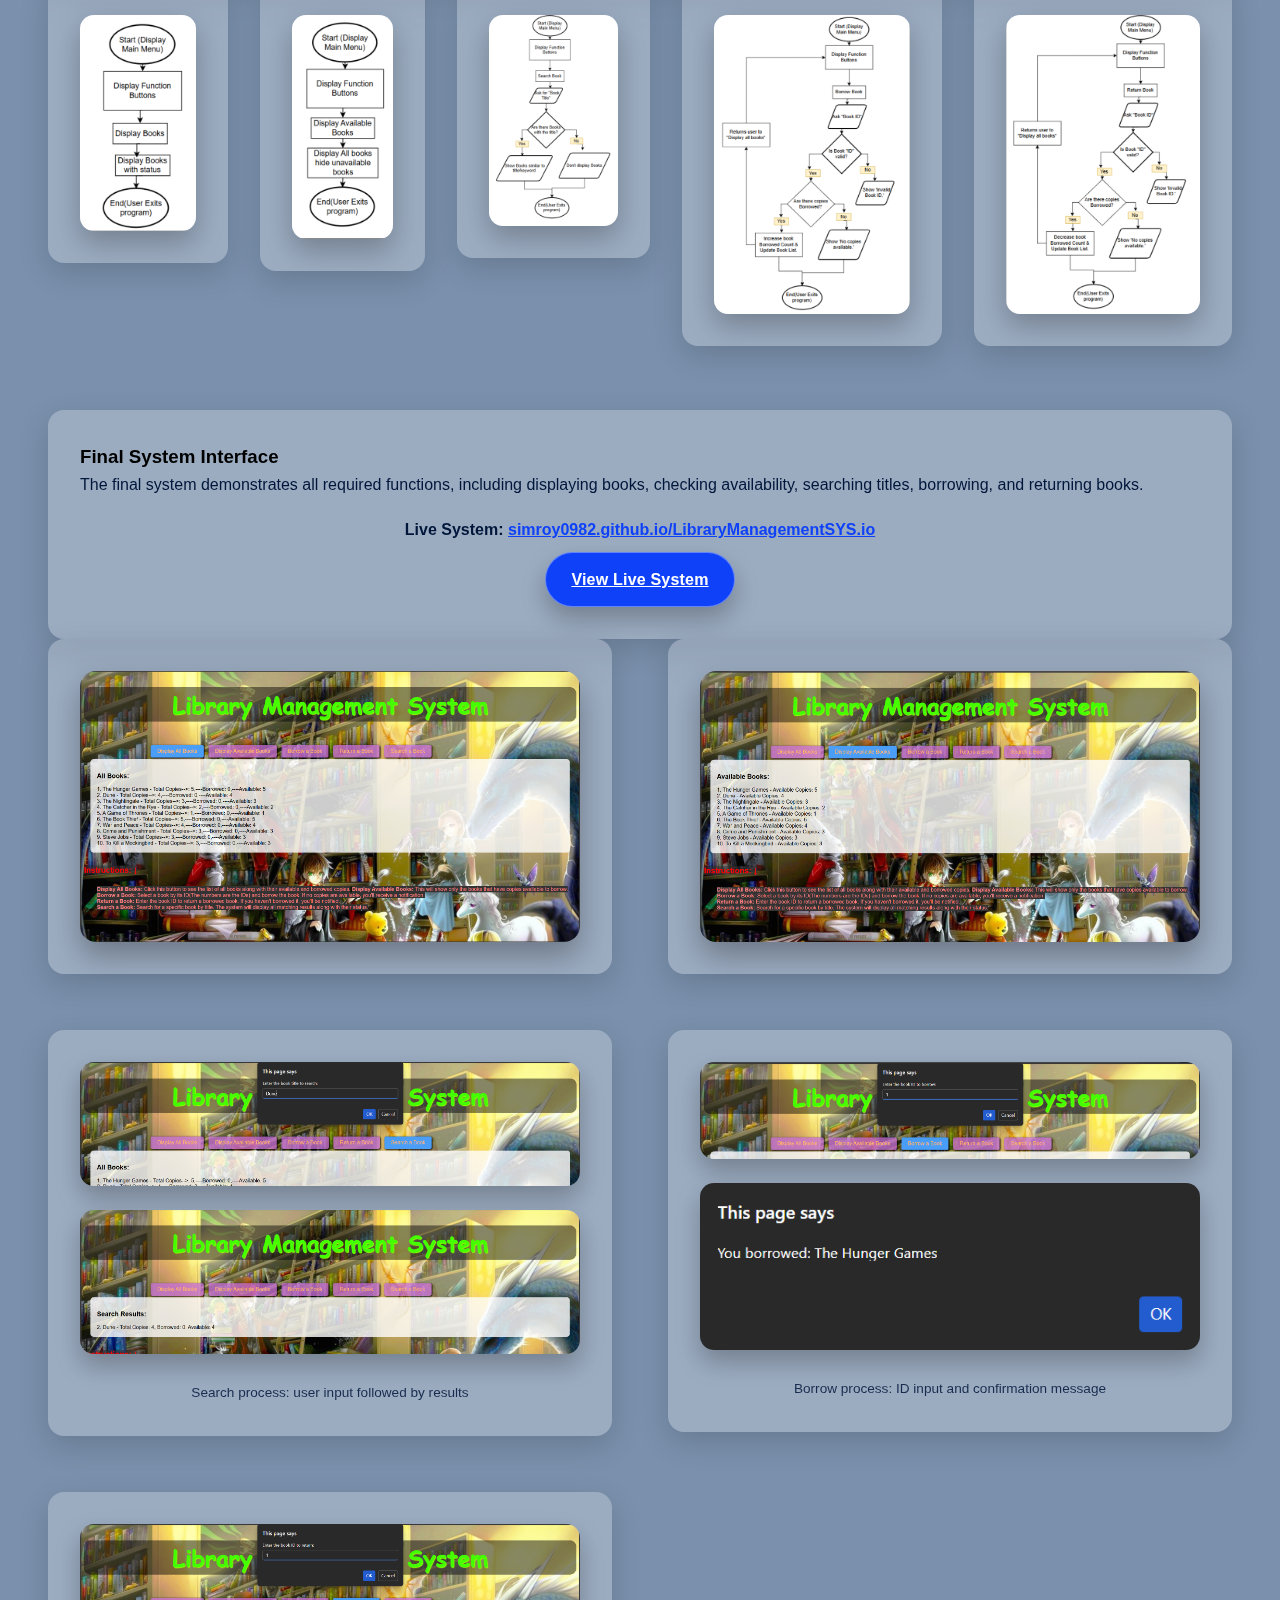
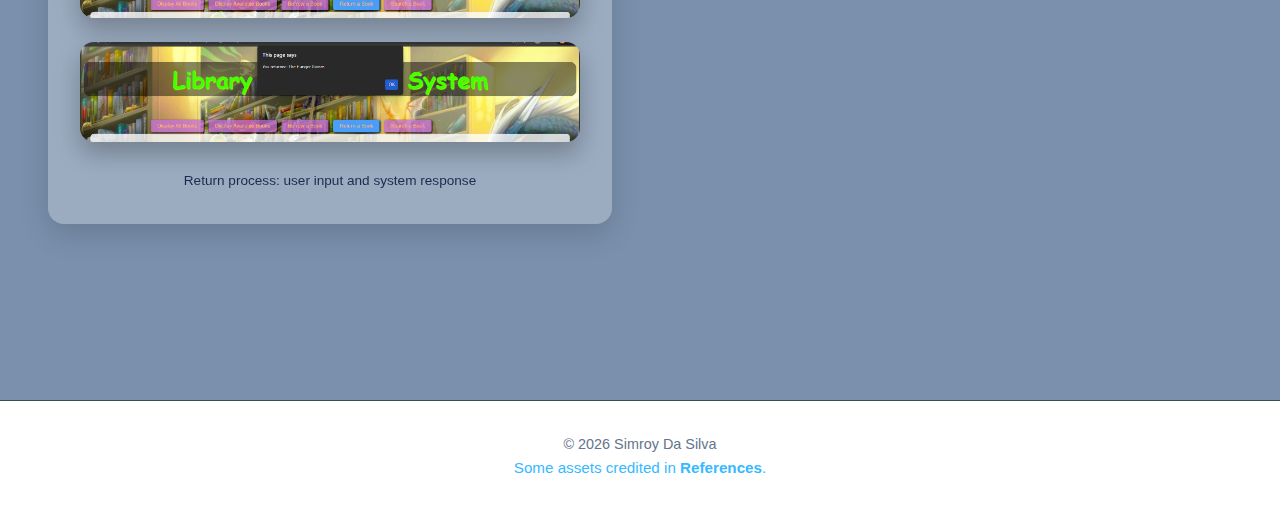
<file: projects/javascript-library.html>
<!DOCTYPE html>
<html lang="en">
<head>
  <meta charset="UTF-8">
  <meta name="viewport" content="width=device-width, initial-scale=1.0">
  <title>JavaScript Library | Simroy Da Silva</title>
  <link rel="stylesheet" href="../css/style.css">
</head>
<body>

<header class="navbar">
  <h1 class="logo">Simroy</h1>
  <nav>
    <a href="../index.html" class="nav-btn">Home</a>
    <a href="../work.html" class="nav-btn">Work</a>
  </nav>
</header>

<main class="project-page">

  <!-- INTRO -->
  <div class="project-intro">
    <h2>JavaScript Library System</h2>
    <p class="project-meta">
      University Project · JavaScript Fundamentals · Logic & User Interaction
    </p>
  </div>

  <!-- STICKY NAV -->
  <div class="photo-nav js-nav">
    <a href="#brief">Brief</a>
    <a href="#usecase">Use Case</a>
    <a href="#flow">Flowcharts</a>
    <a href="#final">Final System</a>
  </div>

  <!-- BRIEF -->
  <section id="brief" class="motion-section">
    <div class="blur-box">
      <h3>Project Brief</h3>
      <p>
        This project required the development of a simple JavaScript-based
        library management system. The aim was to demonstrate core programming
        concepts such as conditional logic, functions, arrays, and basic user
        interaction.
      </p>
      <p>
        The system allows users to view all books, check availability, search
        for specific titles, borrow books, and return them. Emphasis was placed
        on logical structure and clarity rather than visual complexity.
      </p>
    </div>
  </section>

  <!-- USE CASE -->
  <section id="usecase" class="motion-section">
    <div class="blur-box">
      <h3>Use Case Diagram</h3>
      <p>
        A use case diagram was created to define user interactions with the
        library system and identify the key system functions.
      </p>
    </div>

    <div class="motion-grid">
      <div class="blur-box image-box">
        <img src="../assets/images/java/images/usecase.png" alt="Use Case Diagram">
      </div>
    </div>
  </section>

  <!-- FLOWCHARTS -->
  <section id="flow" class="motion-section">
    <div class="blur-box">
      <h3>System Flowcharts</h3>
      <p>
        Flowcharts were used to plan the logic behind each system function,
        ensuring clarity before implementation.
      </p>
    </div>

    <div class="motion-grid">
      <div class="blur-box image-box">
        <img src="../assets/images/java/images/flowDisplay.png" alt="Display All Books Flowchart">
      </div>
      <div class="blur-box image-box">
        <img src="../assets/images/java/images/flowDisAvailable.png" alt="Available Books Flowchart">
      </div>
      <div class="blur-box image-box">
        <img src="../assets/images/java/images/flowSearch.png" alt="Search Book Flowchart">
      </div>
      <div class="blur-box image-box">
        <img src="../assets/images/java/images/flowborrow.png" alt="Borrow Book Flowchart">
      </div>
      <div class="blur-box image-box">
        <img src="../assets/images/java/images/flowReturn.png" alt="Return Book Flowchart">
      </div>
    </div>
  </section>

  <!-- FINAL SYSTEM -->
<section id="final" class="motion-section">
  <div class="blur-box">
    <h3>Final System Interface</h3>
    <p>
      The final system demonstrates all required functions, including
      displaying books, checking availability, searching titles, borrowing,
      and returning books.
    </p>

    <!-- LIVE LINK -->
    <div style="margin-top: 1.2rem; text-align: center;">
      <p style="margin-bottom: 0.6rem;">
        <strong>Live System:</strong>
        <a href="https://simroy0982.github.io/LibraryManagementSYS.io/" target="_blank" rel="noopener">
          simroy0982.github.io/LibraryManagementSYS.io
        </a>
      </p>

      <a href="https://simroy0982.github.io/LibraryManagementSYS.io/"
         target="_blank" rel="noopener"
         class="btn"
         style="display: inline-block;">
        View Live System
      </a>
    </div>
  </div>

  <div class="motion-grid final-grid">

    <!-- DISPLAY ALL -->
    <div class="blur-box image-box">
      <img src="../assets/images/java/images/displayall.png" alt="Display All Books">
    </div>

    <!-- DISPLAY AVAILABLE -->
    <div class="blur-box image-box">
      <img src="../assets/images/java/images/displayavailable.png" alt="Available Books">
    </div>

    <!-- SEARCH FLOW -->
    <div class="blur-box flow-box">
      <img src="../assets/images/java/images/search1.png" alt="Search Input">
      <img src="../assets/images/java/images/search2.png" alt="Search Result">
      <p class="flow-caption">Search process: user input followed by results</p>
    </div>

    <!-- BORROW FLOW -->
    <div class="blur-box flow-box">
      <img src="../assets/images/java/images/borrow1.png" alt="Borrow Input">
      <img src="../assets/images/java/images/borrow2.png" alt="Borrow Confirmation">
      <p class="flow-caption">Borrow process: ID input and confirmation message</p>
    </div>

    <!-- RETURN FLOW -->
    <div class="blur-box flow-box">
      <img src="../assets/images/java/images/return1.png" alt="Return Input">
      <img src="../assets/images/java/images/return2.png" alt="Return Confirmation">
      <p class="flow-caption">Return process: user input and system response</p>
    </div>

  </div> 

</section>



 

</main>

<footer>
  <p>© 2026 Simroy Da Silva</p>
  <p class="project-meta">Some assets credited in <strong><a href="../references.html">References</a></strong>.</p>
</footer>

</body>
</html>
</file>
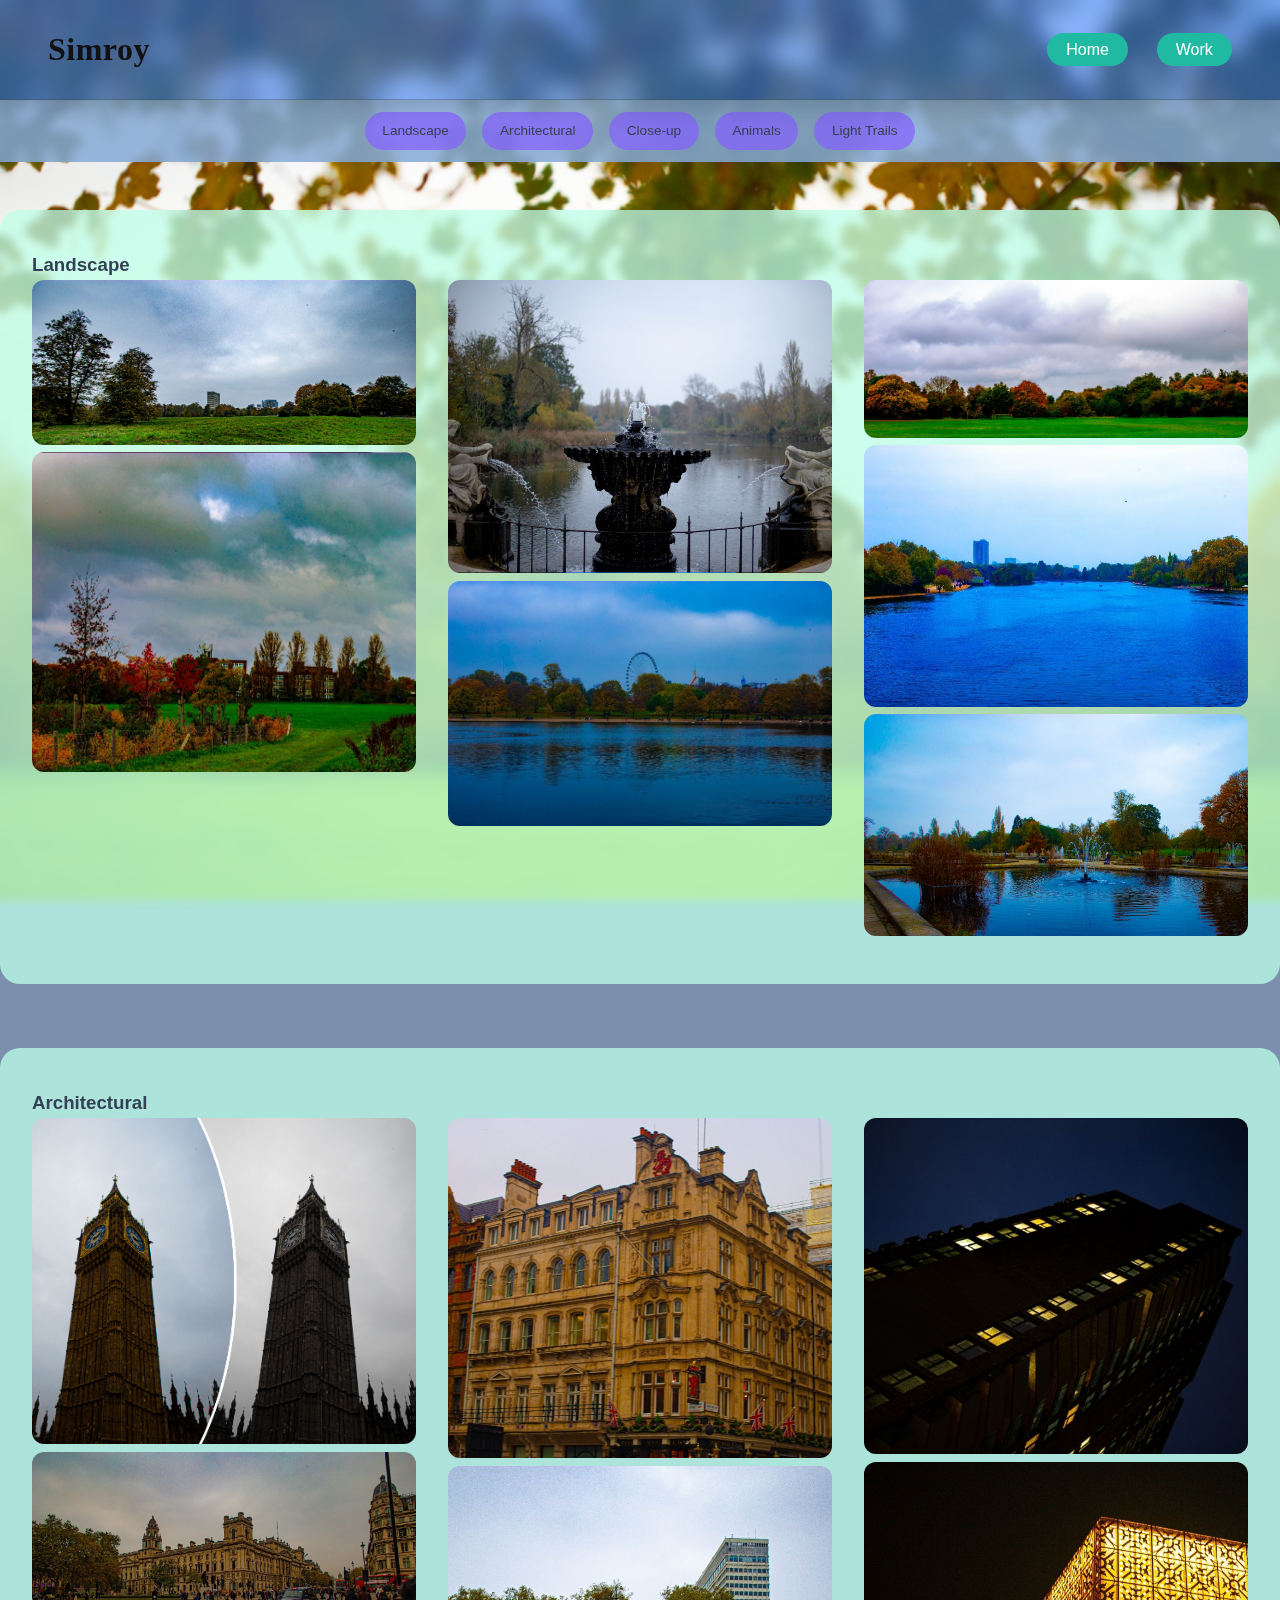
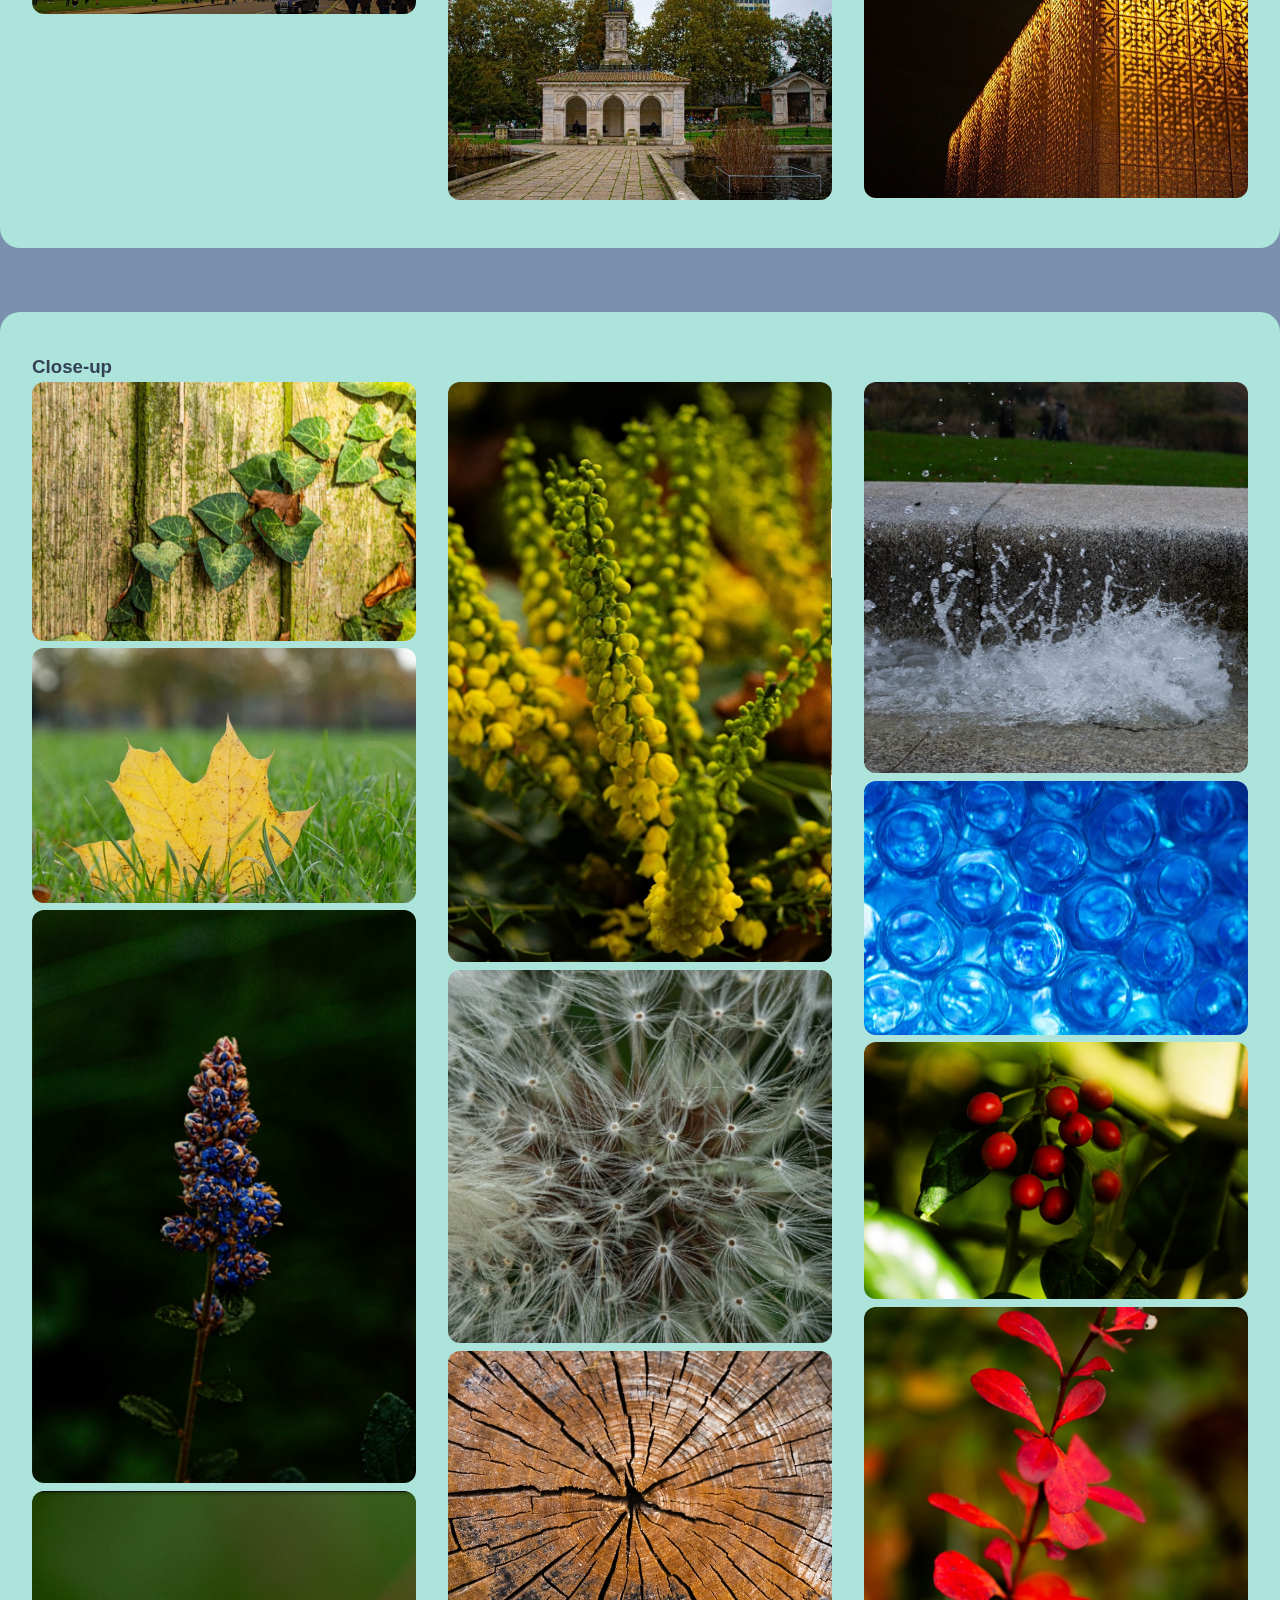
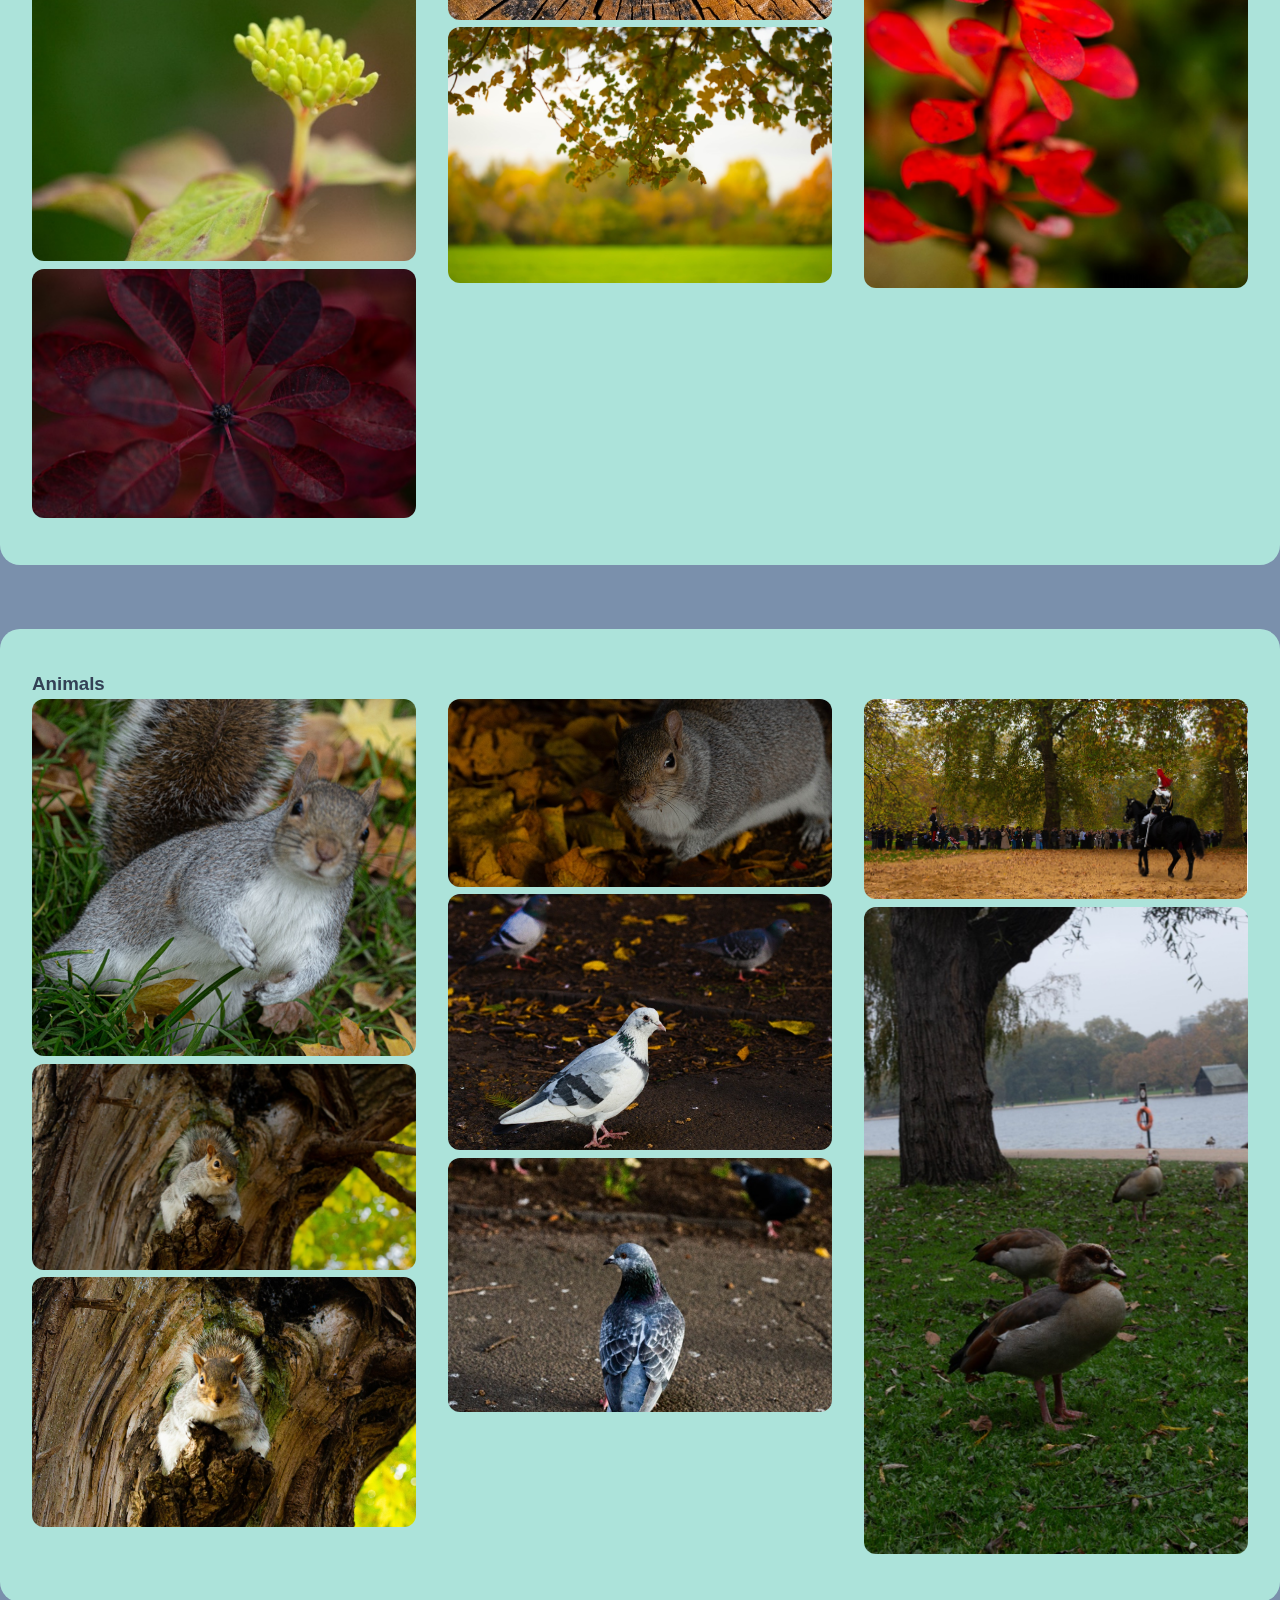
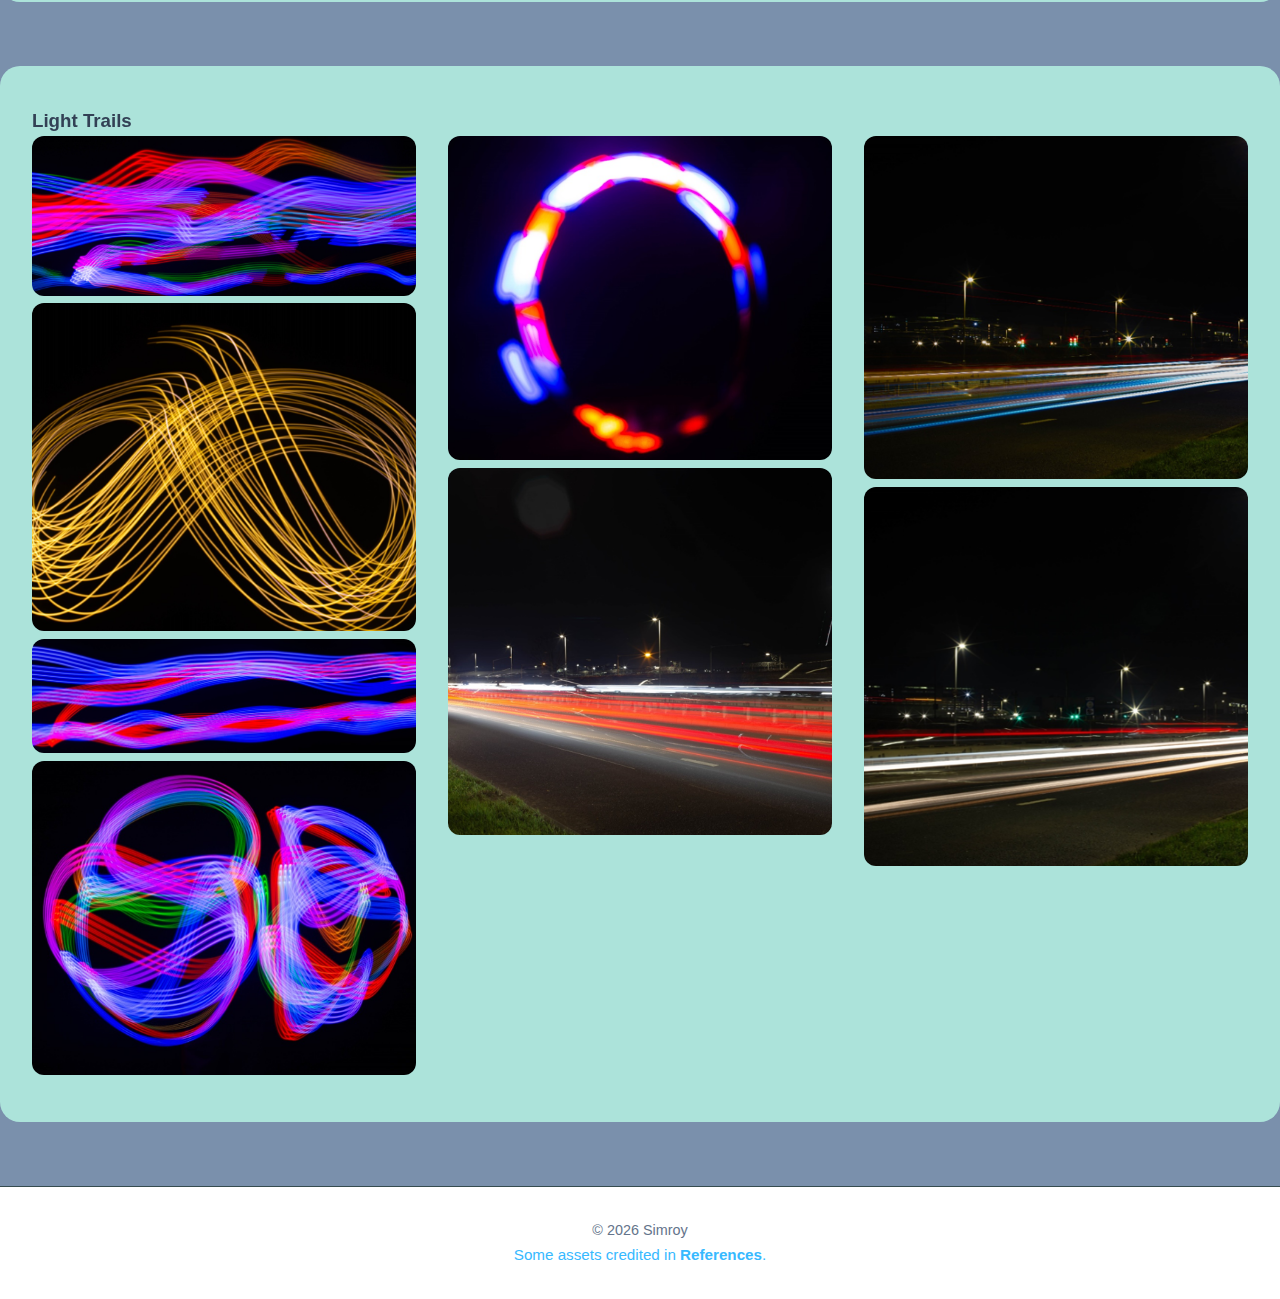
<file: projects/photography.html>
<!DOCTYPE html>
<html lang="en">
<head>
  <meta charset="UTF-8" />
  <meta name="viewport" content="width=device-width, initial-scale=1.0" />
  <title>Photography | Simroy Da Silva</title>
  <link rel="stylesheet" href="../css/style.css" />
</head>
<body>

<!-- ===============================
     NAVBAR
================================ -->
<header class="navbar">
  <h1 class="logo">Simroy</h1>
  <nav>
    <a href="../index.html" class="nav-btn">Home</a>
    <a href="../work.html" class="nav-btn">Work</a>
  </nav>
</header>

<!-- ===============================
     STICKY PHOTOGRAPHY NAV (OUTSIDE MAIN)
================================ -->
<div class="photo-nav">
  <a href="#landscape">Landscape</a>
  <a href="#architectural">Architectural</a>
  <a href="#closeup">Close-up</a>
  <a href="#animals">Animals</a>
  <a href="#lighttrails">Light Trails</a>
</div>

  <!-- LANDSCAPE -->
  <section id="landscape" class="photo-section">
    <h3>Landscape</h3>
    <div class="photo-grid">
      <img src="../assets/images/photography/landscape/landscape1.png" alt="Landscape photo 1">
      <img src="../assets/images/photography/landscape/landscape2.png" alt="Landscape photo 2">
      <img src="../assets/images/photography/landscape/landscape3.png" alt="Landscape photo 3">
      <img src="../assets/images/photography/landscape/landscape4.png" alt="Landscape photo 4">
      <img src="../assets/images/photography/landscape/landscape5.png" alt="Landscape photo 5">
      <img src="../assets/images/photography/landscape/landscape6.png" alt="Landscape photo 6">
      <img src="../assets/images/photography/landscape/landscape7.png" alt="Landscape photo 7">
    </div>
  </section>

  <!-- ARCHITECTURAL -->
  <section id="architectural" class="photo-section">
    <h3>Architectural</h3>
    <div class="photo-grid">
      <img src="../assets/images/photography/architectural/archi1.png" alt="Architectural">
      <img src="../assets/images/photography/architectural/archi2.png" alt="Architectural photo 2">
      <img src="../assets/images/photography/architectural/archi3.png" alt="Architectural photo 3">
      <img src="../assets/images/photography/architectural/archi4.png" alt="Architectural photo 4">
      <img src="../assets/images/photography/architectural/archi5.png" alt="Architectural photo 5">
      <img src="../assets/images/photography/architectural/archi6.png" alt="Architectural photo 5">
    </div>
  </section>

  <!-- CLOSE-UP -->
  <section id="closeup" class="photo-section">
    <h3>Close-up</h3>
    <div class="photo-grid">
      <img src="../assets/images/photography/closeup/shot1.png" alt="closeup">
      <img src="../assets/images/photography/closeup/shot2.png" alt="closeup photo 2">
      <img src="../assets/images/photography/closeup/shot3.png" alt="closeup photo 3">
      <img src="../assets/images/photography/closeup/shot4.png" alt="closeup photo 4">
      <img src="../assets/images/photography/closeup/shot5.png" alt="closeup photo 5">
      <img src="../assets/images/photography/closeup/shot6.png" alt="closeup photo 5">
      <img src="../assets/images/photography/closeup/shot7.png" alt="closeup">
      <img src="../assets/images/photography/closeup/shot8.png" alt="closeup photo 2">
      <img src="../assets/images/photography/closeup/shot9.png" alt="closeup photo 3">
      <img src="../assets/images/photography/closeup/shot10.png" alt="closeup photo 4">
      <img src="../assets/images/photography/closeup/shot11.png" alt="closeup photo 5">
      <img src="../assets/images/photography/closeup/shot12.png" alt="closeup photo 5">
      <img src="../assets/images/photography/closeup/shot13.png" alt="closeup photo 5">
    </div>
  </section>

  <!-- ANIMALS -->
  <section id="animals" class="photo-section">
    <h3>Animals</h3>
    <div class="photo-grid">
      <img src="../assets/images/photography/animals/animal (1).png" alt="animals">
      <img src="../assets/images/photography/animals/animal (2).png" alt="animals photo 2">
      <img src="../assets/images/photography/animals/animal (3).png" alt="animals photo 3">
      <img src="../assets/images/photography/animals/animal (4).png" alt="animals photo 4">
      <img src="../assets/images/photography/animals/animal (5).png" alt="animals photo 5">
      <img src="../assets/images/photography/animals/animal (6).png" alt="animals photo 5">
       <img src="../assets/images/photography/animals/animal (7).png" alt="animals">
      <img src="../assets/images/photography/animals/animal (8).png" alt="animals photo 2">
    </div>
  </section>

  <!-- LIGHT TRAILS -->
  <section id="lighttrails" class="photo-section">
    <h3>Light Trails</h3>
    <div class="photo-grid">
      <img src="../assets/images/photography/lighttrails/light1.png" alt="lighttrails">
      <img src="../assets/images/photography/lighttrails/light2.png" alt="lighttrails photo 2">
      <img src="../assets/images/photography/lighttrails/light3.png" alt="lighttrails photo 3">
      <img src="../assets/images/photography/lighttrails/light4.png" alt="lighttrails photo 4">
      <img src="../assets/images/photography/lighttrails/light5.png" alt="lighttrails photo 5">
      <img src="../assets/images/photography/lighttrails/light6.png" alt="lighttrails photo 5">
       <img src="../assets/images/photography/lighttrails/light7.png" alt="lighttrails">
      <img src="../assets/images/photography/lighttrails/light8.png" alt="lighttrails photo 2">
    </div>
  </section>

</main>

<footer>
  <p>© 2026 Simroy</p>
  <p class="project-meta">Some assets credited in <strong><a href="../references.html">References</a></strong>.</p>
</footer>

</body>
</html>
</file>
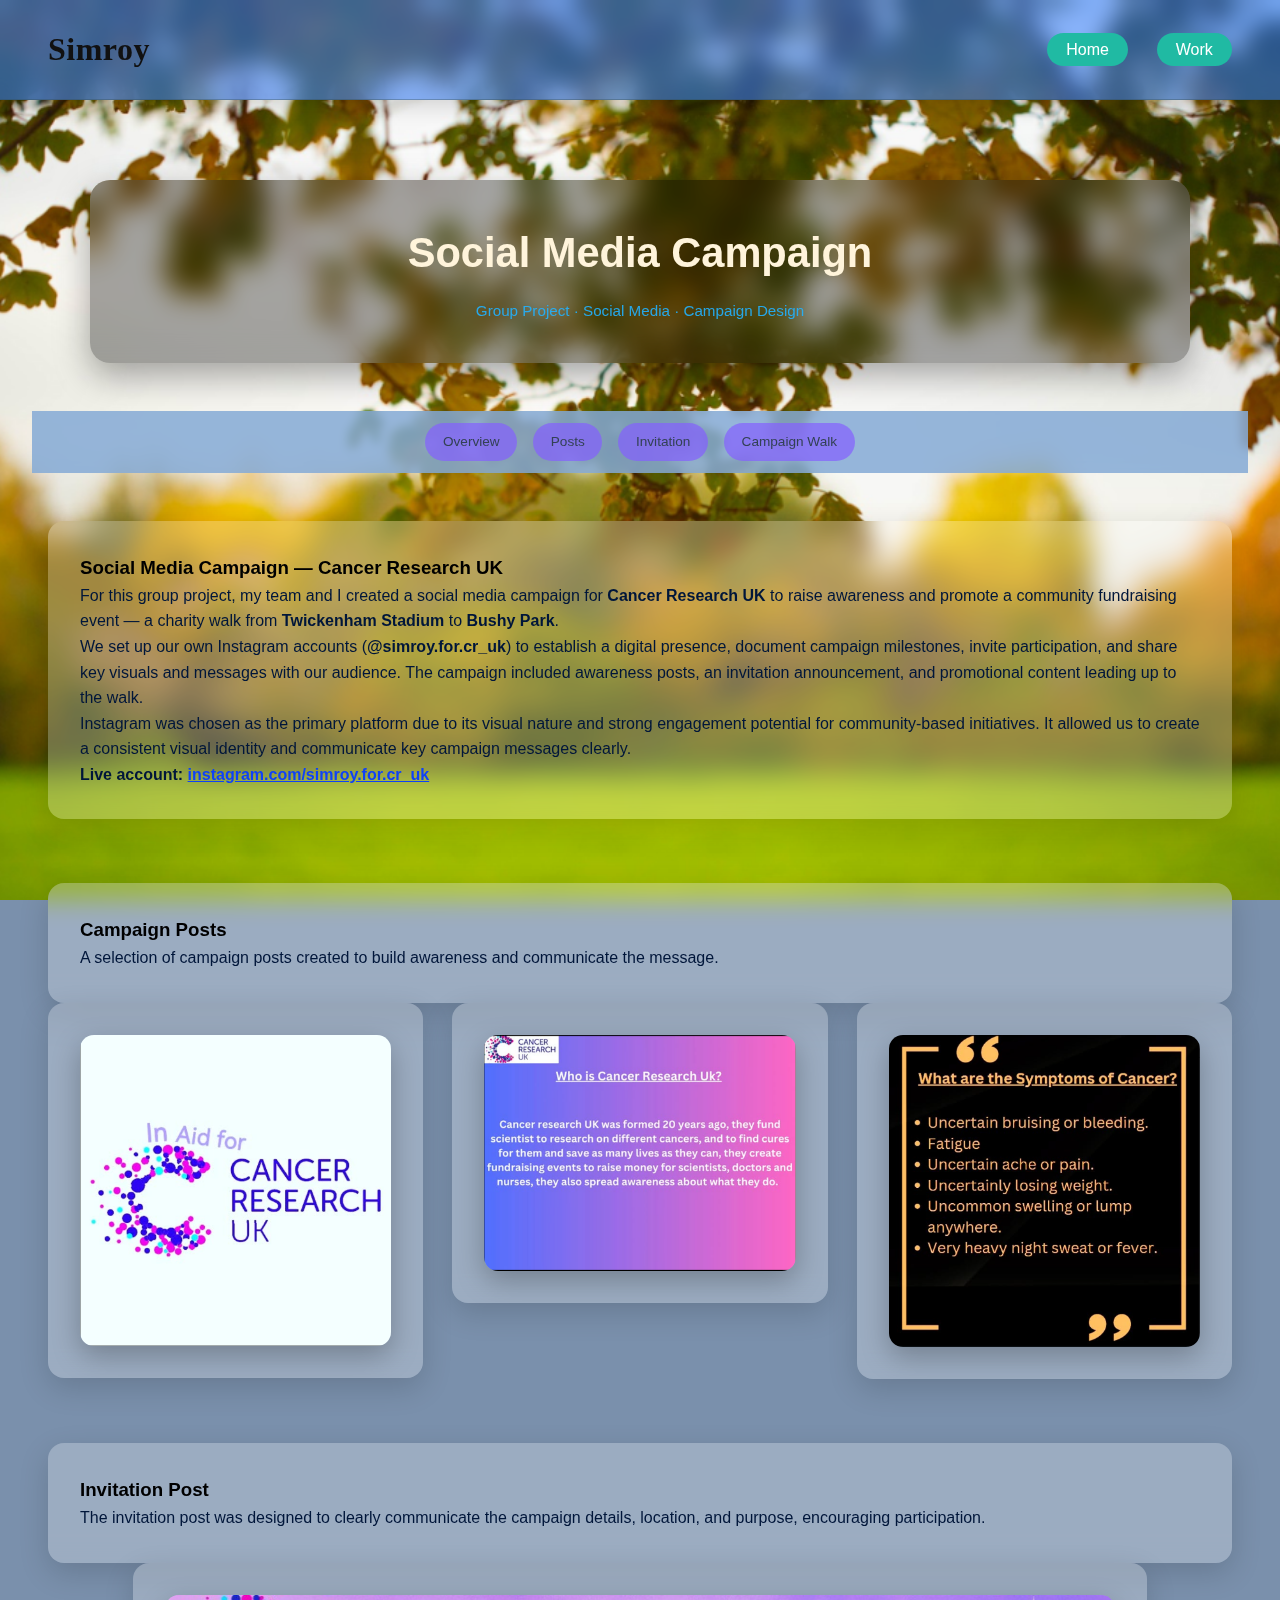
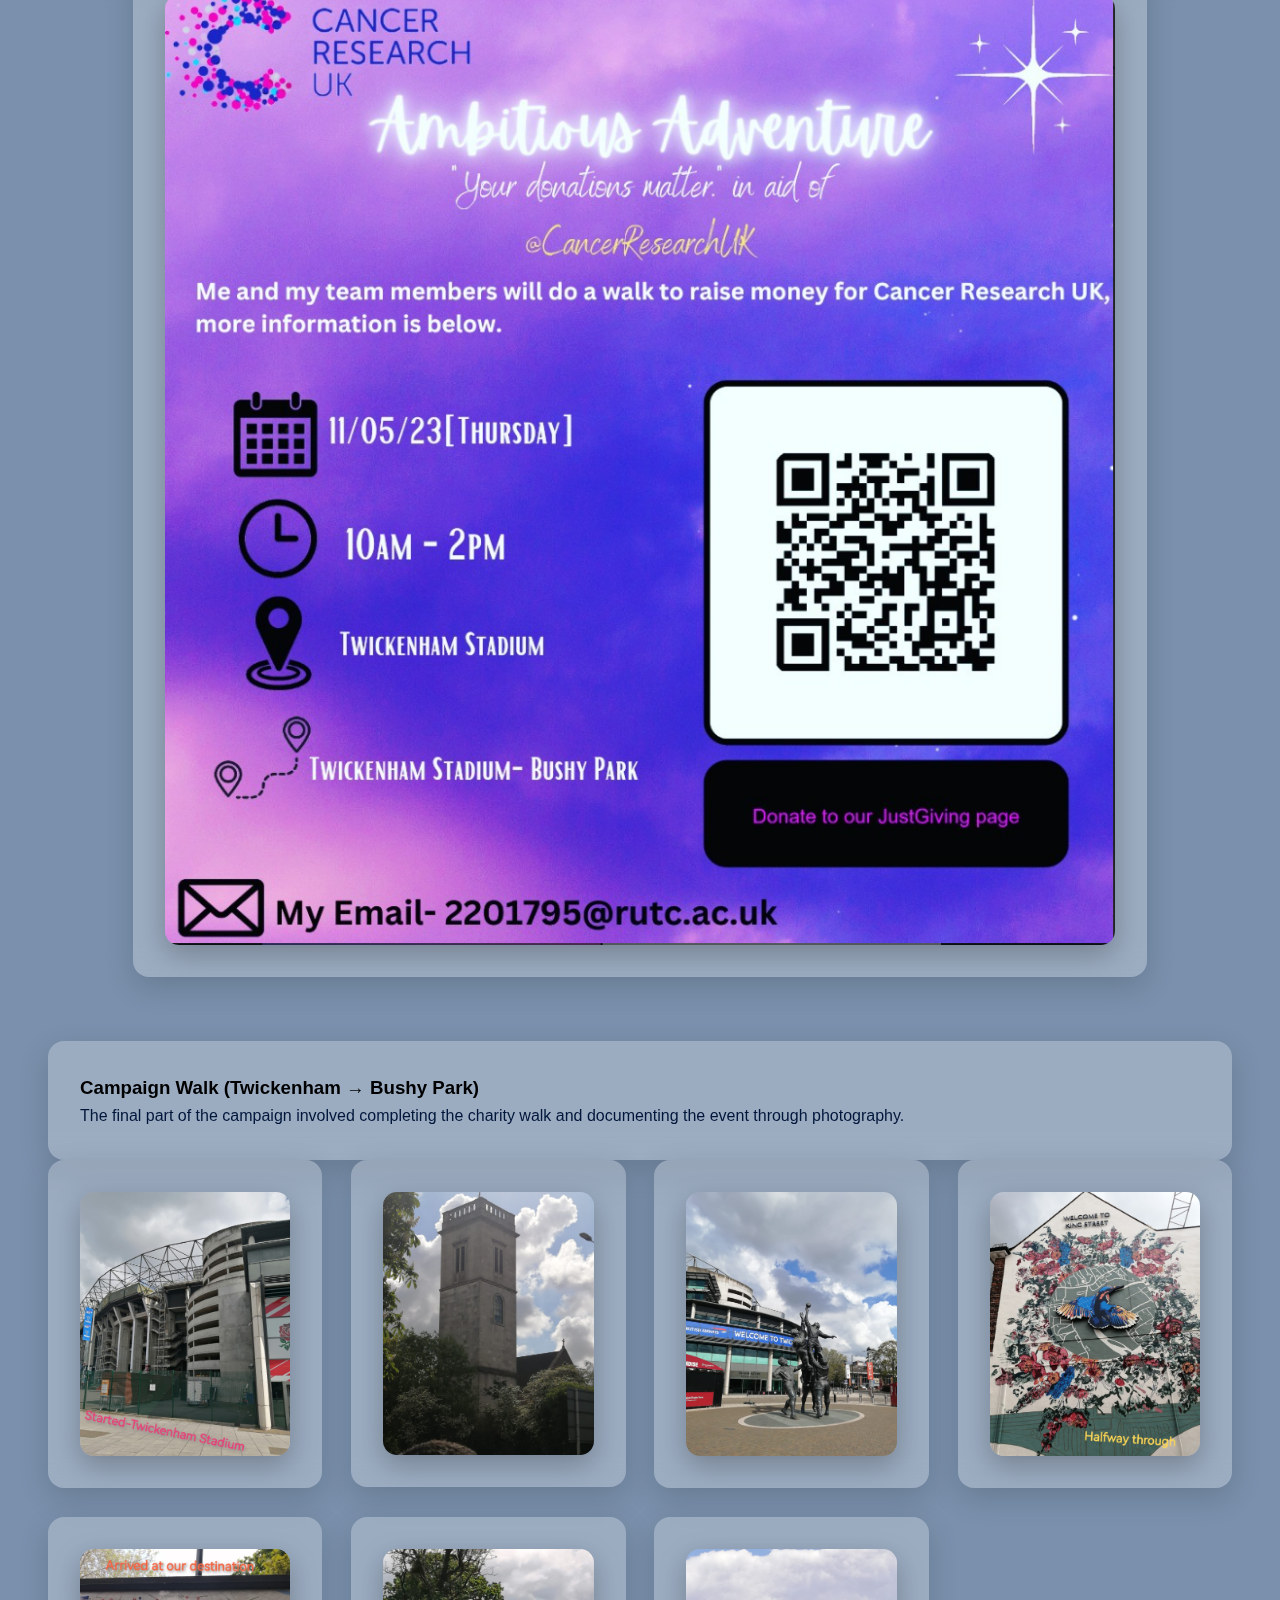
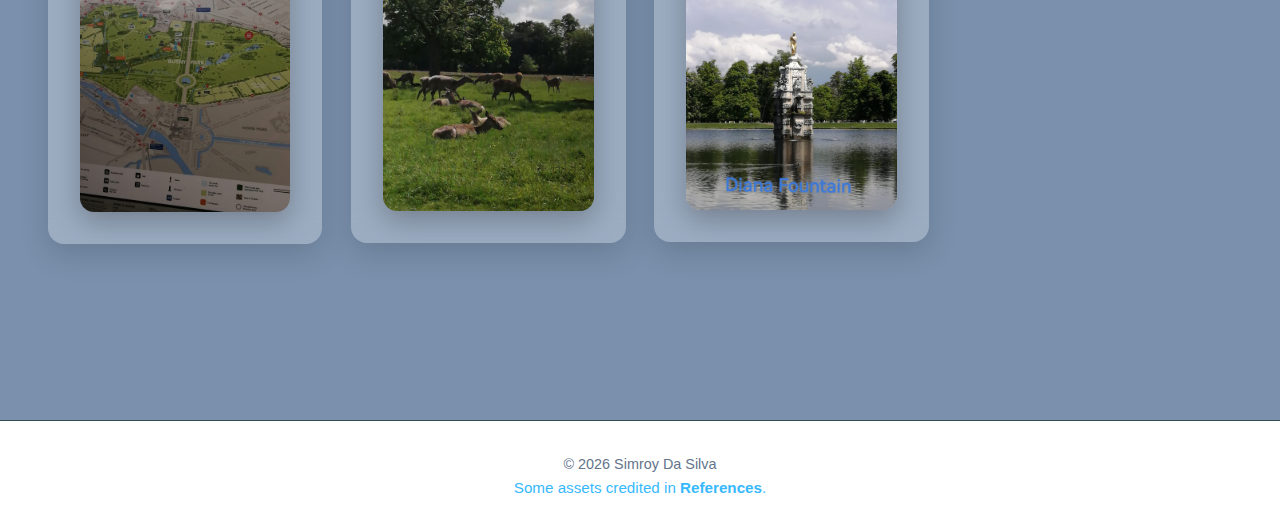
<file: projects/social-media.html>
<!DOCTYPE html>
<html lang="en">
<head>
  <meta charset="UTF-8">
  <meta name="viewport" content="width=device-width, initial-scale=1.0">
  <title>Social Media | Simroy Da Silva</title>
  <link rel="stylesheet" href="../css/style.css">
</head>
<body>

<header class="navbar">
  <h1 class="logo">Simroy</h1>
  <nav>
    <a href="../index.html" class="nav-btn">Home</a>
    <a href="../work.html" class="nav-btn">Work</a>
  </nav>
</header>

<main class="project-page">

  <!-- INTRO -->
  <div class="project-intro">
    <h2>Social Media Campaign</h2>
    <p class="project-meta">Group Project · Social Media · Campaign Design</p>
  </div>

  <!-- STICKY NAV -->
  <div class="photo-nav social-nav">
    <a href="#overview">Overview</a>
    <a href="#posts">Posts</a>
    <a href="#invite">Invitation</a>
    <a href="#event">Campaign Walk</a>
  </div>

  <!-- OVERVIEW -->
  <section id="overview" class="motion-section">
    <div class="blur-box">
      <h3>Social Media Campaign — Cancer Research UK</h3>
      <p>
        For this group project, my team and I created a social media campaign for
        <strong>Cancer Research UK</strong> to raise awareness and promote a community
        fundraising event — a charity walk from <strong>Twickenham Stadium</strong> to
        <strong>Bushy Park</strong>.
      </p>

      <p>
        We set up our own Instagram accounts (<strong>@simroy.for.cr_uk</strong>) to establish a digital
        presence, document campaign milestones, invite participation, and share key
        visuals and messages with our audience. The campaign included awareness posts,
        an invitation announcement, and promotional content leading up to the walk.
      </p>

      <p>
        Instagram was chosen as the primary platform due to its visual nature and strong
        engagement potential for community-based initiatives. It allowed us to create a
        consistent visual identity and communicate key campaign messages clearly.
      </p>

      <p>
        <strong>Live account:</strong>
        <a href="https://www.instagram.com/simroy.for.cr_uk/" target="_blank" rel="noopener">
          instagram.com/simroy.for.cr_uk
        </a>
      </p>
    </div>
  </section>

  <!-- POSTS -->
  <section id="posts" class="motion-section">
    <div class="blur-box">
      <h3>Campaign Posts</h3>
      <p>
        A selection of campaign posts created to build awareness and communicate the message.
      </p>
    </div>

    <div class="motion-grid social-grid">
      <div class="blur-box image-box">
        <img src="../assets/images/socialmedia/images/post1.png" alt="CRUK Post — Introduction">
      </div>

      <div class="blur-box image-box">
        <img src="../assets/images/socialmedia/images/post2.png" alt="CRUK Post — Invitations">
      </div>

      <div class="blur-box image-box">
        <img src="../assets/images/socialmedia/images/post3.png" alt="CRUK Post — Campaign Graphics">
      </div>
    </div>
  </section>

  <!-- INVITATION -->
  <section id="invite" class="motion-section">
    <div class="blur-box">
      <h3>Invitation Post</h3>
      <p>
        The invitation post was designed to clearly communicate the campaign details,
        location, and purpose, encouraging participation.
      </p>
    </div>

    <div class="motion-grid">
      <div class="blur-box image-box">
        <img src="../assets/images/socialmedia/images/invitation.png" alt="Instagram Invitation Graphic">
      </div>
    </div>
  </section>

  <!-- EVENT -->
  <section id="event" class="motion-section">
    <div class="blur-box">
      <h3>Campaign Walk (Twickenham → Bushy Park)</h3>
      <p>
        The final part of the campaign involved completing the charity walk and documenting
        the event through photography.
      </p>
    </div>

    <div class="motion-grid social-grid">
      <div class="blur-box image-box">
        <img src="../assets/images/socialmedia/images/walk1.jpeg" alt="Walk Event — Twickenham to Bushy Park">
      </div>

      <div class="blur-box image-box">
        <img src="../assets/images/socialmedia/images/walk2.jpeg" alt="Walk Event Participants">
      </div>

      <div class="blur-box image-box">
        <img src="../assets/images/socialmedia/images/walk3.jpeg" alt="Campaign Documentation">
      </div>
      <div class="blur-box image-box">
        <img src="../assets/images/socialmedia/images/walk5.jpeg" alt="Campaign Documentation">
      </div>
      <div class="blur-box image-box">
        <img src="../assets/images/socialmedia/images/walk4.jpeg" alt="Campaign Documentation">
      </div>
      <div class="blur-box image-box">
        <img src="../assets/images/socialmedia/images/walk7.jpeg" alt="Campaign Documentation">
      </div>
      <div class="blur-box image-box">
        <img src="../assets/images/socialmedia/images/walk6.jpeg" alt="Campaign Documentation">
      </div>
    </div>
  </section>

</main>

<footer>
  <p>© 2026 Simroy Da Silva</p>
  <p class="project-meta">Some assets credited in <strong><a href="../references.html">References</a></strong>.</p>
</footer>

</body>
</html>
</file>
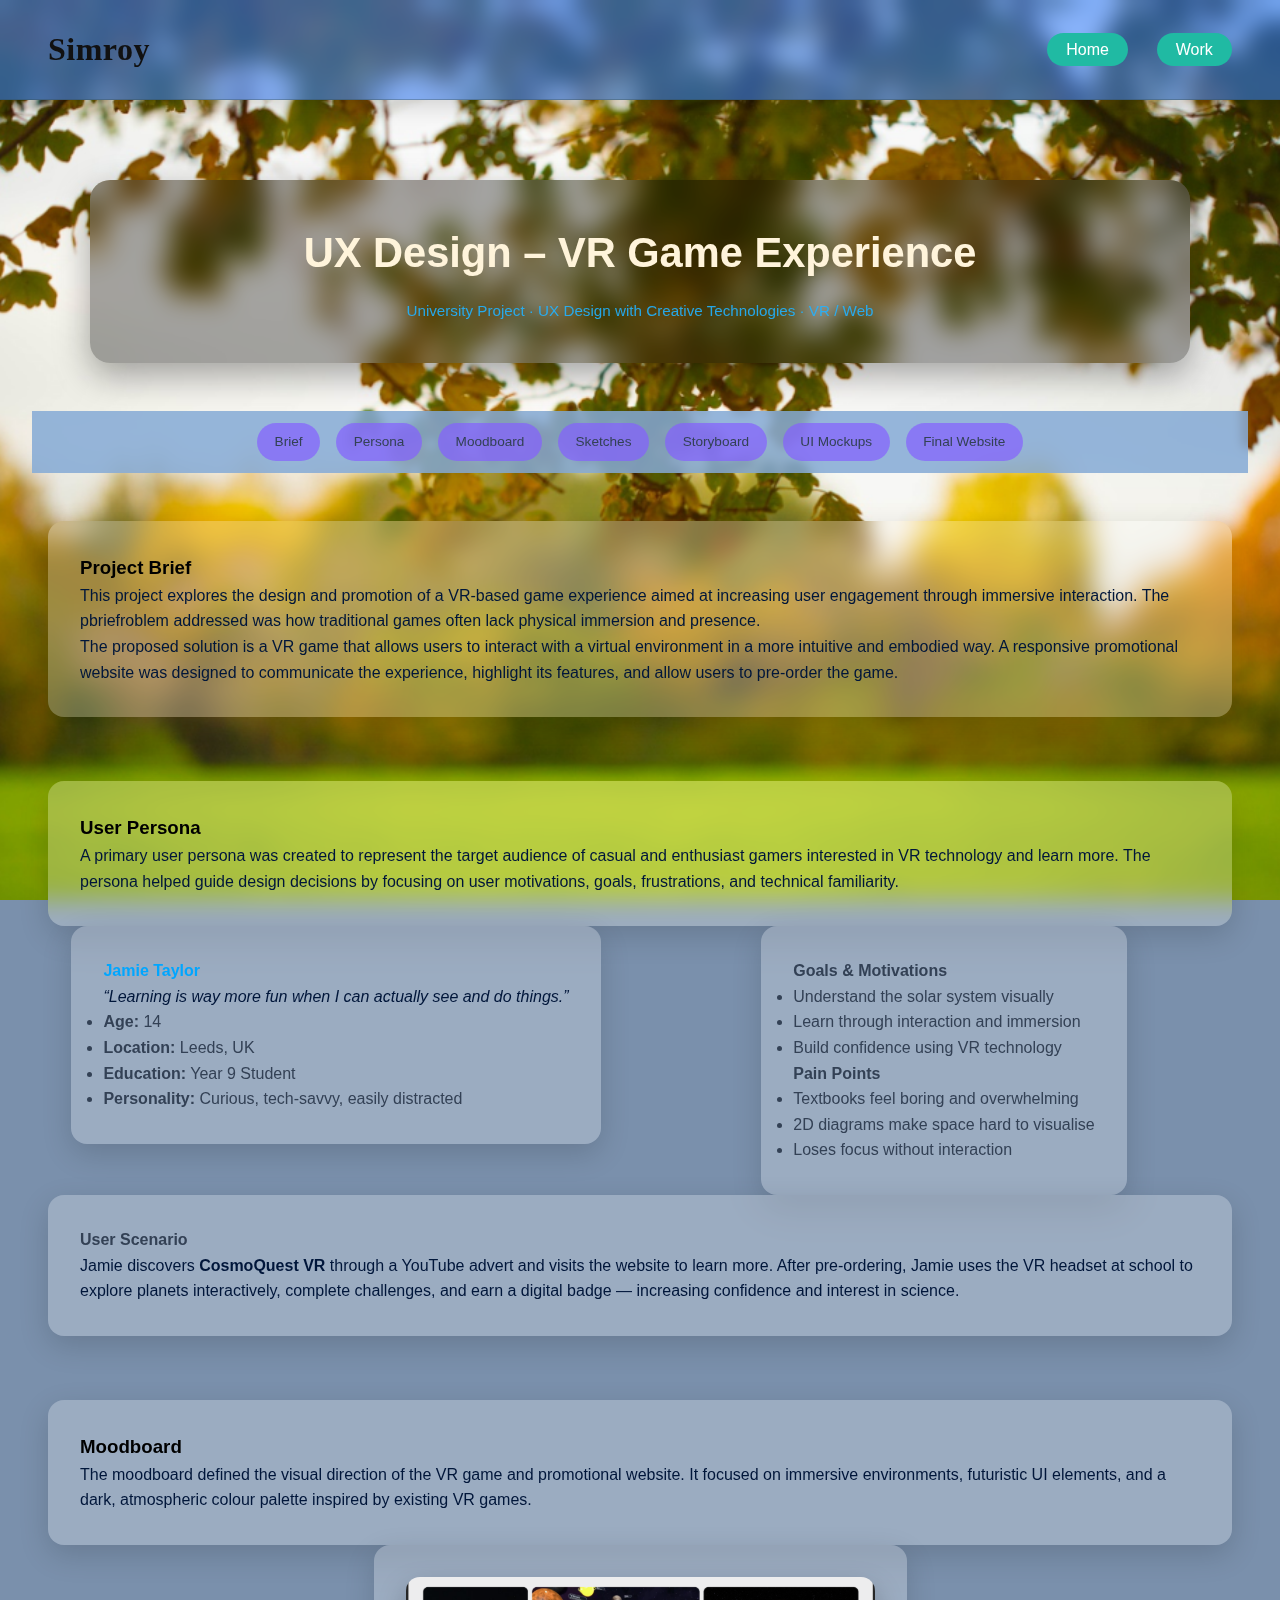
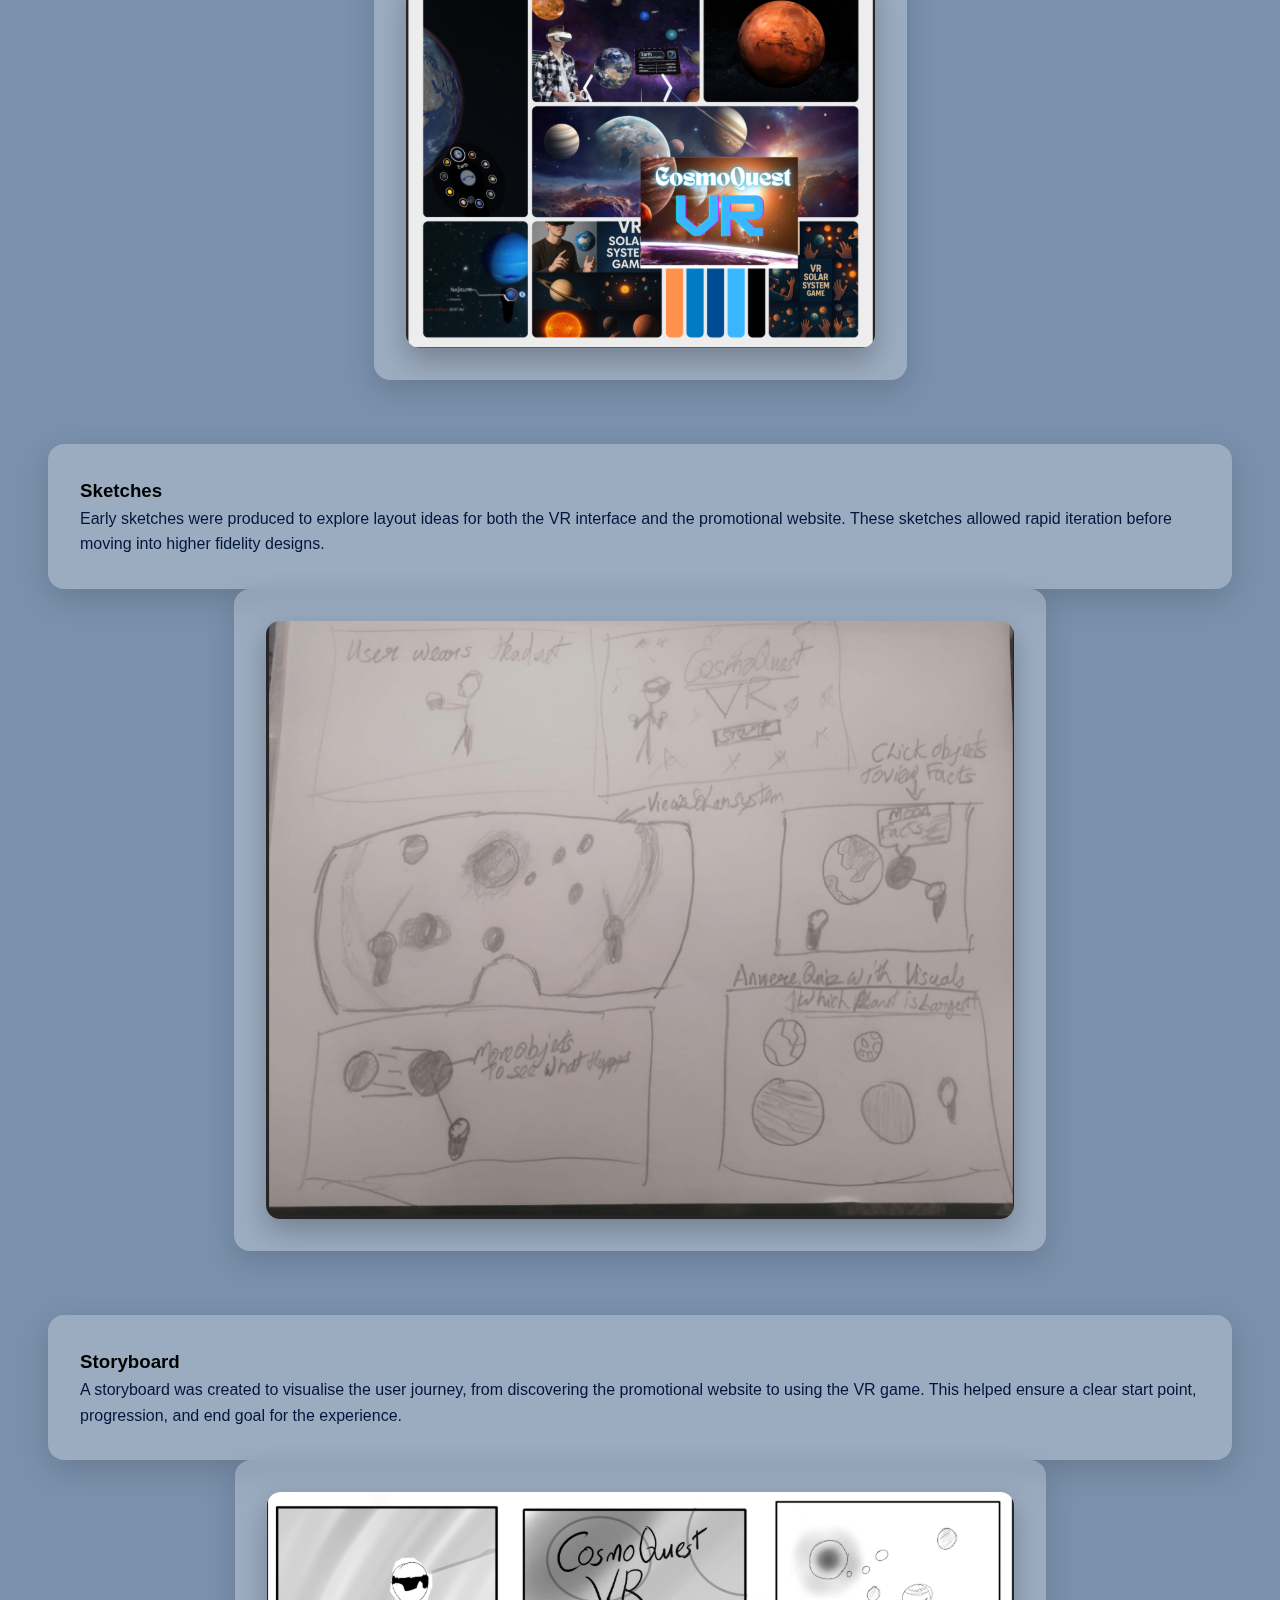
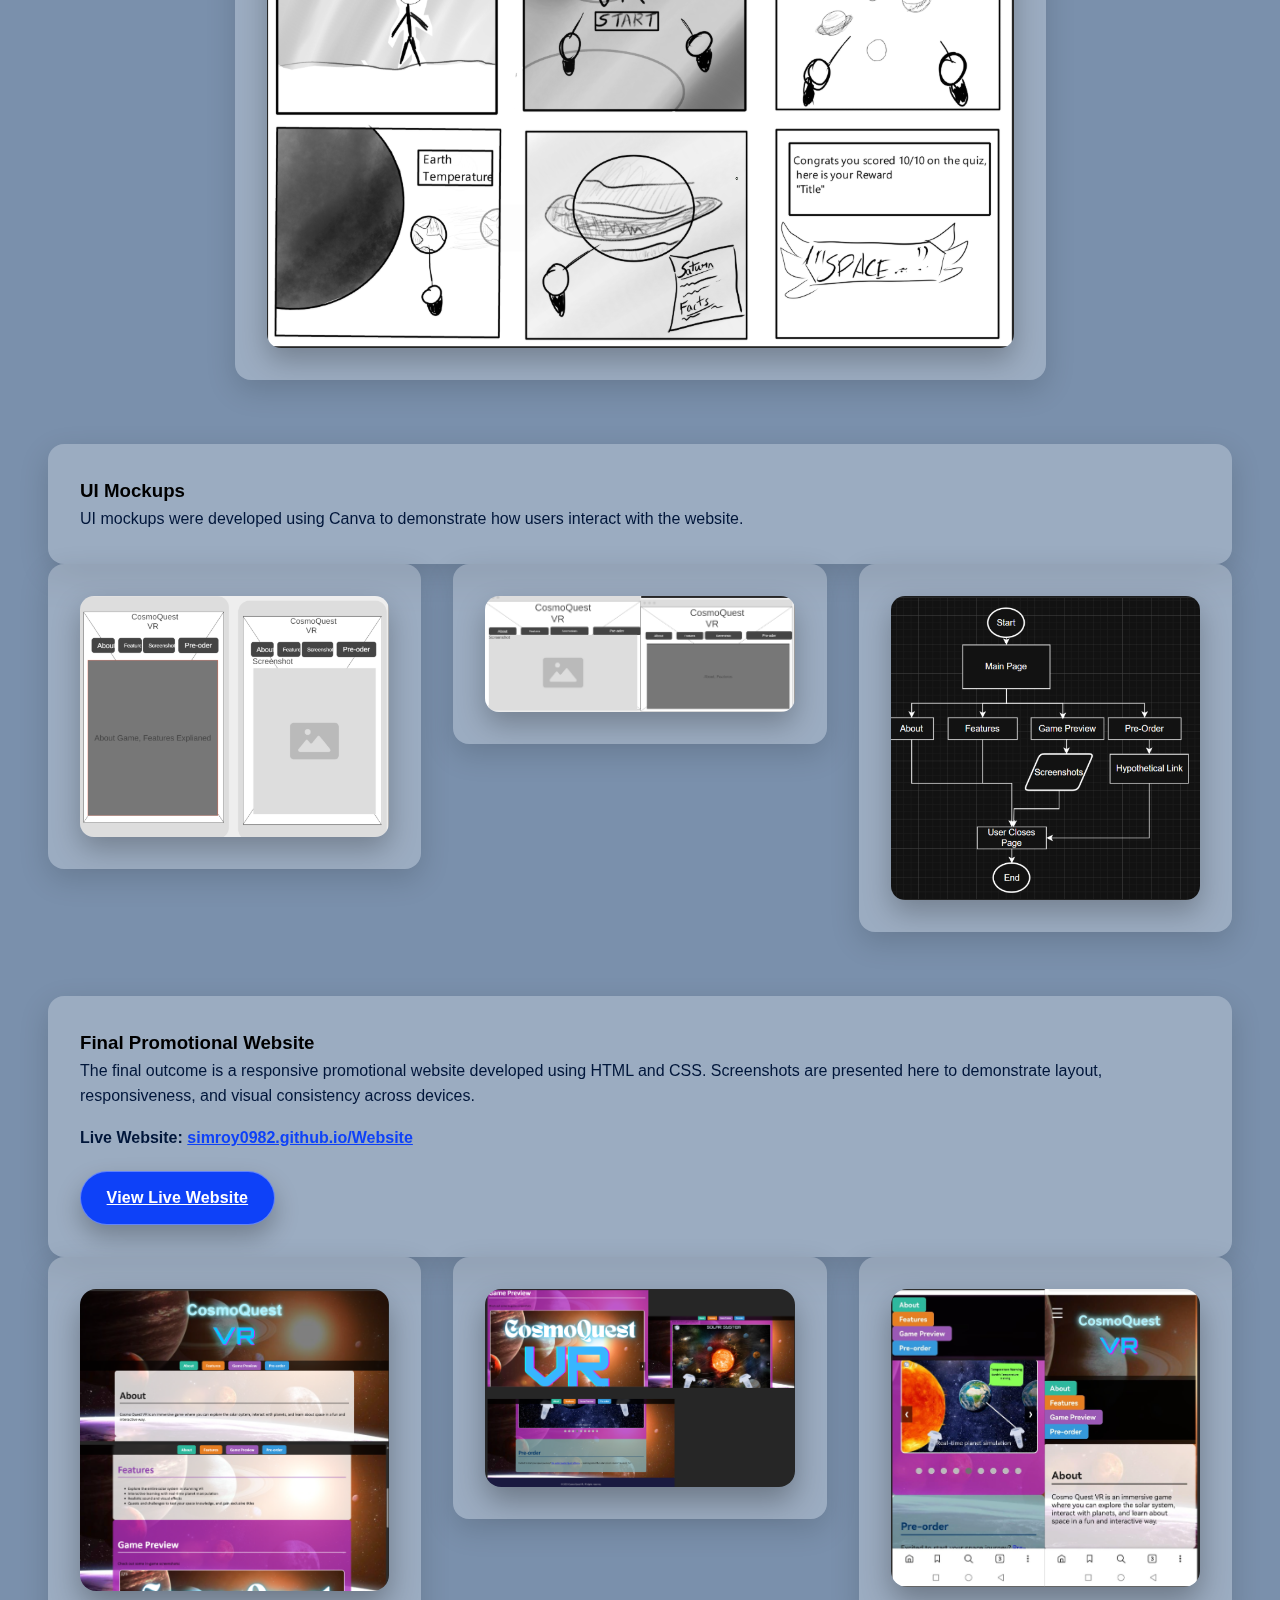
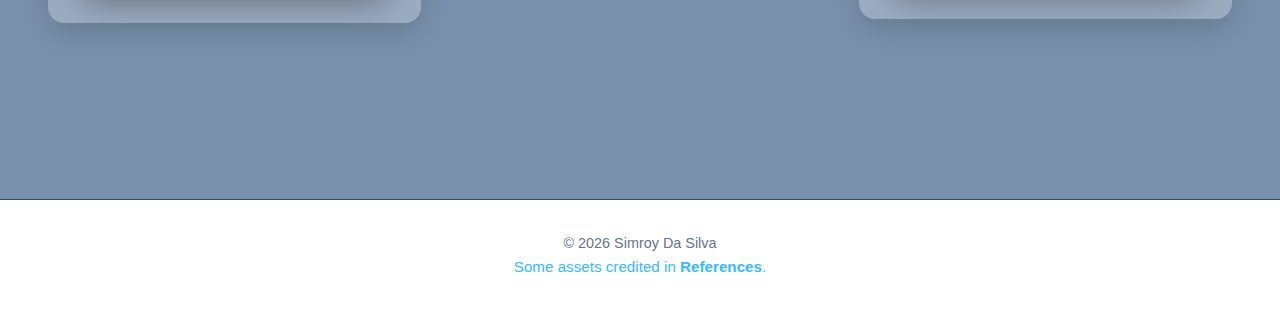
<file: projects/ux-web-design.html>
<!DOCTYPE html>
<html lang="en">
<head>
  <meta charset="UTF-8">
  <meta name="viewport" content="width=device-width, initial-scale=1.0">
  <title>UX Design | Simroy Da Silva</title>
  <link rel="stylesheet" href="../css/style.css">
</head>
<body>

<header class="navbar">
  <h1 class="logo">Simroy</h1>
  <nav>
    <a href="../index.html" class="nav-btn">Home</a>
    <a href="../work.html" class="nav-btn">Work</a>
  </nav>
</header>

<main class="project-page">

  <!-- INTRO -->
  <div class="project-intro">
    <h2>UX Design – VR Game Experience</h2>
    <p class="project-meta">
      University Project · UX Design with Creative Technologies · VR / Web
    </p>
  </div>

  <!-- STICKY SECTION NAV -->
  <div class="photo-nav ux-nav">
    <a href="#">Brief</a>
    <a href="#persona">Persona</a>
    <a href="#moodboard">Moodboard</a>
    <a href="#sketch">Sketches</a>
    <a href="#storyboard">Storyboard</a>
    <a href="#ui">UI Mockups</a>
    <a href="#final">Final Website</a>
  </div>

  <!-- BRIEF -->
  <section id="brief" class="motion-section">
    <div class="blur-box">
      <h3>Project Brief</h3>
      <p>
        This project explores the design and promotion of a VR-based game
        experience aimed at increasing user engagement through immersive
        interaction. The pbriefroblem addressed was how traditional games often lack
        physical immersion and presence.
      </p>
      <p>
        The proposed solution is a VR game that allows users to interact with a
        virtual environment in a more intuitive and embodied way. A responsive
        promotional website was designed to communicate the experience, highlight
        its features, and allow users to pre-order the game.
      </p>
    </div>
  </section>

  <!-- PERSONA -->
  <section id="persona" class="motion-section">
    <div class="blur-box">
      <h3>User Persona</h3>
      <p>
        A primary user persona was created to represent the target audience of
        casual and enthusiast gamers interested in VR technology and learn more. The persona
        helped guide design decisions by focusing on user motivations, goals,
        frustrations, and technical familiarity.
      </p>
    </div>

    <div class="motion-grid persona-grid">

  <!-- PERSONA CARD -->
  <div class="blur-box persona-card">
    <h4>Jamie Taylor</h4>
    <p class="persona-quote">
      “Learning is way more fun when I can actually see and do things.”
    </p>

    <ul class="persona-list">
      <li><strong>Age:</strong> 14</li>
      <li><strong>Location:</strong> Leeds, UK</li>
      <li><strong>Education:</strong> Year 9 Student</li>
      <li><strong>Personality:</strong> Curious, tech-savvy, easily distracted</li>
    </ul>
  </div>

  <!-- GOALS & PAIN POINTS -->
  <div class="blur-box">
    <h4>Goals & Motivations</h4>
    <ul class="persona-list">
      <li>Understand the solar system visually</li>
      <li>Learn through interaction and immersion</li>
      <li>Build confidence using VR technology</li>
    </ul>

    <h4>Pain Points</h4>
    <ul class="persona-list">
      <li>Textbooks feel boring and overwhelming</li>
      <li>2D diagrams make space hard to visualise</li>
      <li>Loses focus without interaction</li>
    </ul>
  </div>

</div>

<div class="blur-box">
  <h4>User Scenario</h4>
  <p>
    Jamie discovers <strong>CosmoQuest VR</strong> through a YouTube advert and
    visits the website to learn more. After pre-ordering, Jamie uses the VR
    headset at school to explore planets interactively, complete challenges,
    and earn a digital badge — increasing confidence and interest in science.
  </p>
</div>


  </section>
  

  <!-- MOODBOARD -->
  <section id="moodboard" class="motion-section">
    <div class="blur-box">
      <h3>Moodboard</h3>
      <p>
        The moodboard defined the visual direction of the VR game and promotional
        website. It focused on immersive environments, futuristic UI elements,
        and a dark, atmospheric colour palette inspired by existing VR games.
      </p>
    </div>

    <div class="motion-grid">
      <div class="blur-box image-box">
        <img src="../assets/images/ux/images/moodboard.png" alt="UX Moodboard">
      </div>
    </div>
  </section>

  <!-- SKETCH -->
  <section id="sketch" class="motion-section">
    <div class="blur-box">
      <h3>Sketches</h3>
      <p>
        Early sketches were produced to explore layout ideas for both the VR
        interface and the promotional website. These sketches allowed rapid
        iteration before moving into higher fidelity designs.
      </p>
    </div>

    <div class="motion-grid">
      <div class="blur-box image-box">
        <img src="../assets/images/ux/images/sketch.png" alt="UX Sketches">
      </div>
    </div>
  </section>

  <!-- STORYBOARD -->
  <section id="storyboard" class="motion-section">
    <div class="blur-box">
      <h3>Storyboard</h3>
      <p>
        A storyboard was created to visualise the user journey, from discovering
        the promotional website to using the VR game. This helped ensure a clear
        start point, progression, and end goal for the experience.
      </p>
    </div>

    <div class="motion-grid">
      <div class="blur-box image-box">
        <img src="../assets/images/ux/images/storyboard.png" alt="UX Storyboard">
      </div>
    </div>
  </section>

  <!-- UI MOCKUPS -->
  <section id="ui" class="motion-section">
    <div class="blur-box">
      <h3>UI Mockups</h3>
      <p>
        UI mockups were developed using Canva to demonstrate how
        users interact with the website.
      </p>
    </div>

    <div class="motion-grid">
      <div class="blur-box image-box">
        <img src="../assets/images/ux/images/mockup1.png" alt="UI Mockup">
      </div>
      <div class="blur-box image-box">
        <img src="../assets/images/ux/images/mockup2.png" alt="UI Mockup">
      </div>
      <div class="blur-box image-box">
        <img src="../assets/images/ux/images/flow.png" alt="UI Mockup">
      </div>
    </div>
  </section>

  <!-- FINAL WEBSITE -->
<section id="final" class="motion-section">
  <div class="blur-box">
    <h3>Final Promotional Website</h3>
    <p>
      The final outcome is a responsive promotional website developed using
      HTML and CSS. Screenshots are presented here to demonstrate layout,
      responsiveness, and visual consistency across devices.
    </p>

    <p style="margin-top: 1rem;">
      <strong>Live Website:</strong>
      <a href="https://simroy0982.github.io/Website/" target="_blank" rel="noopener">
        simroy0982.github.io/Website
      </a>
    </p>

    <a class="btn" href="https://simroy0982.github.io/Website/" target="_blank" rel="noopener"
       style="margin-top: 1.25rem; display: inline-block;">
      View Live Website
    </a>
  </div>

  <div class="motion-grid">
    <div class="blur-box image-box">
      <img src="../assets/images/ux/images/web1.png" alt="Final Website Desktop">
    </div>

    <div class="blur-box image-box">
      <img src="../assets/images/ux/images/web2.png" alt="Final Website Desktop">
    </div>

    <div class="blur-box image-box">
      <img src="../assets/images/ux/images/web3.png" alt="Final Website Mobile">
    </div>
  </div>
</section>


</main>

<footer>
  <p>© 2026 Simroy Da Silva</p>
  <p class="project-meta">Some assets credited in <strong><a href="../references.html">References</a></strong>.</p>
</footer>

</body>
</html>
</file>
<file: css/style.css>
/* ===============================
   CSS VARIABLES (COLOUR SYSTEM)
================================ */
:root {
  --bg-color: #5d789ad2;
  --primary-color: #20baa3;
  --accent-color: #22c55e;
  --dark-color: #172138;
  --text-color: #334155;
  --card-bg: #ffffff;
  --border-color: #364c4f;
  
}

/* ===============================
   RESET & GLOBAL
================================ */
* {
  margin: 0;
  padding: 0;
  box-sizing: border-box;
  font-family: Arial, Helvetica, sans-serif;
}

html {
  scroll-behavior: smooth;
}

body {
  background-color: var(--bg-color);
  background-image: url("../assets/images/background/shot9.png");
  background-repeat: no-repeat;
  background-size: cover;
  background-position: center;
  background-attachment: fixed;
  color: var(--text-color);
  line-height: 1.6;
}

a {
  text-decoration: none;
  color: inherit;
}

/* ===============================
   NAVBAR
================================ */
.navbar {
  position: sticky;
  top: 0;
  z-index: 1000;

  display: flex;
  justify-content: space-between;
  align-items: center;
  padding: 1.5rem 3rem;

  /* Transparent background WITHOUT affecting text */
  background: rgba(47, 124, 255, 0.55);

  border-bottom: 1px solid rgba(54, 76, 79, 0.35);
  backdrop-filter: blur(12px);
  -webkit-backdrop-filter: blur(12px);

  box-shadow: 0 6px 20px rgba(0,0,0,0.15);
}


.logo {
  font-weight: bold;
  color:#111111;

  /* Comic Sans logo */
  font-family: "Comic Sans MS", "Comic Sans", cursive;
  letter-spacing: 0.5px;
}
/*
.logo {
  font-family: "Comic Sans MS", "Comic Sans", cursive;
  font-weight: 700;
  font-size: 1.6rem;
  color: var(--dark-color);
  letter-spacing: 1px;
  text-transform: none;
}
 */


.nav-btn {
  padding: 0.5rem 1.2rem;
  border-radius: 20px;
  background: var(--primary-color);
  color: #fff;
  font-weight: 500;
  margin-left: 1.5rem;
  transition: background 0.2s ease, transform 0.2s ease;
}

.nav-btn:hover {
  background: #0e41f8;
  transform: translateY(-2px);
}

.nav-btn.active {
  background: var(--dark-color);
}

/* ===============================
   HERO
================================ */
.hero {
  min-height: 80vh;
  max-width: 900px;
  margin: auto;
  padding: 3rem;

  display: flex;
  flex-direction: column;
  justify-content: center;
}

.hero-content {
  background: rgba(20, 30, 54, 0.55);
  backdrop-filter: blur(10px);
  border-radius: 24px;
  padding: 3rem 3.5rem;
  max-width: 700px;
  text-align: center;
  align-self: center;                    /* Unsure card alignment */

  box-shadow: 0 20px 60px rgba(0,0,0,0.35);
  border: 1px solid rgba(255,255,255,0.15);
}

.hero h2 {
  font-size: 2.6rem;
  margin-bottom: 1rem;
  color: #08ea5b;
  text-shadow: 0 4px 12px rgba(0,0,0,0.35);
}

.hero p {
  max-width: 600px;
  font-size: 1.1rem;
  color: #bae6fd;
  margin-bottom: 2rem;
  text-shadow: 0 4px 12px rgba(0,0,0,0.35);
}

/* ===============================
   BUTTONS
================================ */
.btn {
  background: var(--primary-color);
  color: #fff;
  padding: 0.8rem 1.8rem;
  border-radius: 6px;
  font-weight: 500;
  width: fit-content;
  transition: background 0.2s ease, transform 0.2s ease;
}

.btn:hover {
  background: var(--accent-color);
  transform: translateY(-2px);
}

/* ===============================
   PROJECT CARDS (WORK PAGE)
================================ */
.projects {
  max-width: 1100px;
  margin: auto;
  padding: 3rem;
}

/* Work page heading blur box */
.work-intro {
  max-width: 1100px;
  margin: 2rem auto 2.5rem;
  padding: 2rem 2.5rem;
  background: rgba(0,0,0,0.45);
  backdrop-filter: blur(14px);
  -webkit-backdrop-filter: blur(14px);
  border-radius: 20px;
  text-align: center;
  box-shadow: 0 12px 35px rgba(0,0,0,0.35);
}

.work-intro h2 {
  color: #ffbe27;
  font-size: clamp(1.8rem, 4vw, 2.4rem);
  margin-bottom: 0.6rem;
}

.work-intro .project-meta {
  color: #6eccff;
  opacity: 0.95;
}


.project-grid {
  display: grid;
  grid-template-columns: repeat(auto-fit, minmax(260px, 1fr));
  gap: 2rem;
}

.project-card {
  height: 220px;
  border-radius: 14px;
  position: relative;
  overflow: hidden;

  display: flex;
  align-items: center;
  justify-content: center;

  padding: 1.5rem;
  color: #fff;
  background-size: cover;
  background-position: center;

  transition: transform 0.3s ease, box-shadow 0.3s ease;
}

.project-card:hover {
  transform: translateY(-8px) scale(1.02);
  box-shadow: 0 20px 40px rgba(0,0,0,0.25);
}

.card-overlay {
  width: 100%;
  padding: 1.2rem;
  border-radius: 10px;
  background: linear-gradient(
    to top,
    rgba(0,0,0,0.75),
    rgba(0,0,0,0.2)
  );
}

.card-overlay h3 { font-size: 1.2rem; }
.card-overlay p { font-size: 0.9rem; }
.card-overlay span { font-size: 0.75rem; color: #d1fae5; }

/* Card colours */
.js-card h3 { color: #ffd505; }
.motion-card h3 { color: #0cff35; }
.ux-card h3 { color: #ff9d00; }
.photo-card h3 { color: #36f8ff; }
.social-card h3 { color: #efff0d; }
.booklet-card h3 { color: #99ff00; }

/* Card images */
.js-card { background-image: url("../assets/images/java/system.png"); }
.motion-card { background-image: url("../assets/images/motion/motion.jpg"); }
.ux-card { background-image: url("../assets/images/ux/ux.webp"); }
.photo-card { background-image: url("../assets/images/photography/photography.webp"); }
.booklet-card { background-image: url("../assets/images/booklet/booklet.jpg"); }
.social-card { background-image: url("../assets/images/socialmedia/socialmedia.webp"); }

/* ===============================
   PROJECT PAGE GLOBAL
================================ */
.project-page {
  padding: 3rem 2rem;
}

.project-intro {
  max-width: 1100px;
  margin: 2rem auto 3rem;
  padding: 2.5rem;
  background: rgba(0,0,0,0.35);
  backdrop-filter: blur(14px);
  border-radius: 20px;
  text-align: center;
  box-shadow: 0 12px 35px rgba(0,0,0,0.35);
  animation: fadeUp 0.8s ease forwards;
}

.project-intro h2 {
  color: #fff4db;
  font-size: clamp(1.8rem, 4vw, 2.6rem);
  margin-bottom: 0.75rem;
}

.project-meta {
  color: #22b2ff;
  font-size: 0.95rem;
  opacity: 0.9;
}

@keyframes fadeUp {
  from { opacity: 0; transform: translateY(12px); }
  to { opacity: 1; transform: translateY(0); }
}

/* ===============================
   PROJECT PAGE SECTION TEXT COLOUR
   (h3 + paragraphs inside blur boxes)
================================ */

/* Headings inside project sections */
.project-page .blur-box h3 {
  color: #000000;   /* text headings */
}

/* Paragraph text inside project sections */
.project-page .blur-box p {
  color: #00163a;   /* lower texts */
}

/* ===============================
   REFERENCES PAGE
================================ */

.reference-list {
  margin-top: 1rem;
  padding-left: 1.2rem;
}

.reference-list li {
  margin: 0.75rem 0;
  line-height: 1.6;
}

.reference-list a {
  color: #2563eb;
  text-decoration: underline;
  word-break: break-word;
}

.reference-list a:hover {
  opacity: 0.85;
}
/* Center the credit note text */
.credit-note {
  text-align: center;
}

.credit-note p {
  margin: 0;
  line-height: 1.7;
}

.credit-note a {
  font-weight: 600;
  text-decoration: underline;
}



/* ===============================
   PHOTOGRAPHY
================================ */
.photo-section {
  max-width: 1400px;
  margin: 0 auto 4rem;
  padding: 2.5rem 2rem;
  background: rgba(189,255,234,0.75);
  backdrop-filter: blur(4px);
  border-radius: 20px;
}

.photo-nav {
  position: sticky;
  top: 90px;
  z-index: 20;

  display: flex;
  justify-content: center;
  gap: 1rem;
  flex-wrap: wrap;

  background: rgba(132,169,213,0.85);
  backdrop-filter: blur(5px);
  padding: 0.75rem 0;
  margin-bottom: 3rem;
}

.photo-nav a {
  padding: 0.5rem 1.1rem;
  border-radius: 999px;
  background: rgba(132,95,255,0.7);
  font-size: 0.85rem;
}

.photo-grid {
  column-count: 3;
  column-gap: 2rem;
}

.photo-grid figure {
  break-inside: avoid;
  margin-bottom: 2rem;
}

.photo-grid img {
  width: 100%;
  border-radius: 12px;
}

/* ===============================
   MOTION DESIGN
================================ */
.motion-section {
  max-width: 1400px;
  margin: 0 auto 4rem;
  padding: 0 1rem;
}

.motion-grid {
  display: grid;
  grid-template-columns: repeat(auto-fit, minmax(260px, 1fr));
  gap: 2rem;
  justify-items: center;
  align-items: start;
}

.blur-box {
  background: rgba(255,255,255,0.25);
  backdrop-filter: blur(12px);
  border-radius: 16px;
  padding: 2rem;
  box-shadow: 0 10px 30px rgba(0,0,0,0.15);
}

.image-box img,
.video-box video {
  width: 100%;
  border-radius: 12px;
}

.video-box {
  max-width: 720px;
}

/* ===============================
   UX / PERSONA
================================ */
.persona-grid { align-items: start; }

.persona-card h4 { color: #00a6ff; }

.persona-quote {
  font-style: italic;
  color: #086097;
}

/* ===============================
   JAVASCRIPT PROJECT 
================================ */

/* Sticky JS nav */
.js-nav {
  position: sticky;
  top: 90px;
  z-index: 10;
}

/* ===============================
   USE CASE & FLOW DIAGRAMS
================================ */

#usecase .motion-grid,
#flow .motion-grid {
  display: flex;
  justify-content: center;
}

/* Use case diagram */
#usecase img {
  width: 100%;
  max-width: 400px;
  height: auto;
}

/* Flowcharts */
#flow img {
  width: 100%;
  max-width: 750px;
  height: auto;
}

/* ===============================
   FINAL SYSTEM – ONE GRID ONLY
================================ */

/* ===============================
   FINAL SYSTEM 
================================ */

#final .final-grid {
  display: grid;
  grid-template-columns: repeat(auto-fit, minmax(420px, 1fr));
  gap: 3.5rem;
  align-items: start;
  justify-items: center;
}

/* ===============================
   FINAL SYSTEM CARDS
================================ */

/* Shared card */
#final .image-box,
#final .flow-box {
  width: 100%;
  max-width: 720px;   /* BIGGER cards */
  text-align: center;
}

/* Single screenshots */
#final .image-box img {
  width: 100%;
  max-width: 720px;   /* BIG readable */
  height: auto;
  border-radius: 16px;
  display: block;
  box-shadow: 0 14px 30px rgba(0,0,0,0.3);
}

/* ===============================
   FLOW BOX 
================================ */

#final .flow-box {
  display: flex;
  flex-direction: column;
  gap: 1.5rem;
}

/* Flow images (VERY IMPORTANT PART) */
#final .flow-box img {
  width: 100%;
  max-width: 680px;   /* larger per step */
  height: auto;
  margin: 0 auto;
  border-radius: 14px;
  box-shadow: 0 12px 25px rgba(0,0,0,0.25);
}

/* Flow caption */
.flow-caption {
  font-size: 0.9rem;
  color: #374151;
  opacity: 0.9;
  margin-top: 0.25rem;
}

/* ===============================
   MOBILE 
================================ */
@media (max-width: 768px) {
  #final .final-grid {
    grid-template-columns: 1fr;
  }

  #final .image-box,
  #final .flow-box {
    max-width: 100%;
  }
}

/* Flow caption */
.flow-caption {
  font-size: 0.85rem;
  color: #374151;
  opacity: 0.85;
}


/* ===============================
   BOOKLET PROJECT
================================ */

/* Moodboard, sketches, design */
.motion-grid {
  display: grid;
  grid-template-columns: repeat(auto-fit, minmax(260px, 1fr));
  gap: 2rem;
}

/* Image boxes */
.image-box img {
  width: 100%;
  height: auto;
  border-radius: 14px;
  display: block;
  box-shadow: 0 12px 28px rgba(0,0,0,0.25);
}

/* ===============================
   BOOKLET PROJECT
================================ */

.motion-grid {
  display: grid;
  grid-template-columns: repeat(auto-fit, minmax(260px, 1fr));
  gap: 2rem;
  align-items: start;
}

/* Image cards */
.image-box img {
  width: 100%;
  height: auto;
  display: block;
  border-radius: 14px;
  box-shadow: 0 12px 28px rgba(0,0,0,0.25);
}

/* ===============================
   BOOKLET SPREAD LAYOUT
================================ */

/* ===============================
   BOOKLET GRID (Cover + Spreads + Back)
================================ */

.booklet-grid {
  display: flex;
  flex-direction: column;
  gap: 2.5rem;
  margin-top: 2rem;
}

/* Single page (cover/back) */
.book-single {
  display: flex;
  justify-content: center;
  align-items: center;
}

.book-single img {
  width: 100%;
  max-width: 520px;
  height: auto;
  border-radius: 14px;
  box-shadow: 0 12px 30px rgba(0,0,0,0.25);
}

/* Double page spread */
.book-spread {
  display: grid;
  grid-template-columns: 1fr 1fr;
  gap: 1.5rem;
  align-items: center;
  justify-items: center;
}

.book-spread img {
  width: 100%;
  max-width: 520px;
  height: auto;
  border-radius: 14px;
  box-shadow: 0 12px 30px rgba(0,0,0,0.25);
}

/* Mobile: spreads become stacked */
@media (max-width: 768px) {
  .book-spread {
    grid-template-columns: 1fr;
  }

  .book-single img,
  .book-spread img {
    max-width: 720px;
  }
}

/* ===============================
   BOOKLET SPREAD + SPINE EFFECT
================================ */

.book-spread {
  display: grid;
  grid-template-columns: 1fr 28px 1fr; /* middle column = spine */
  gap: 0;
  align-items: center;
  justify-items: center;
  margin: 0 auto;
  max-width: 1200px;
}

.book-spread img {
  width: 100%;
  max-width: 520px;
  height: auto;
  border-radius: 14px;
  box-shadow: 0 12px 30px rgba(0,0,0,0.25);
}

/* The spine strip */
.book-spine {
  width: 100%;
  height: 100%;
  min-height: 320px;
  border-radius: 999px;
  margin: 0 auto;

  /* fake fold / paper depth */
  background: linear-gradient(
    to right,
    rgba(0,0,0,0.25),
    rgba(255,255,255,0.35),
    rgba(0,0,0,0.25)
  );

  /* extra depth */
  box-shadow:
    inset 0 0 12px rgba(0,0,0,0.35),
    0 0 18px rgba(0,0,0,0.15);
  opacity: 0.75;
}

/* make spine match image height better */
.book-spread img {
  display: block;
}

/* Mobile: stack pages, hide spine */
@media (max-width: 768px) {
  .book-spread {
    grid-template-columns: 1fr;
    gap: 1.5rem;
  }

  .book-spine {
    display: none;
  }

  .book-spread img {
    max-width: 720px;
  }
}

/* ===============================
   BOOKLET – OWN DESIGN SIZE CONTROL
================================ */

/* design grid /../ bigger columns */
#design .motion-grid {
  grid-template-columns: repeat(auto-fit, minmax(420px, 1fr));
  gap: 2.5rem;
  align-items: start;
}

/* Make image boxes wider */
#design .image-box {
  max-width: 100%;
  margin: 0 auto;
}

/* Make the actual images bigger */
#design .image-box img {
  width: 100%;
  max-width: 900px;   
  height: auto;
  display: block;
  margin: 0 auto;
  border-radius: 14px;
}
/* ===============================
   SOCIAL MEDIA CAMPAIGN (CRUK)
================================ */

/* Grid for social media visuals */
.social-grid {
  display: grid;
  grid-template-columns: repeat(auto-fit, minmax(260px, 1fr));
  gap: 1.8rem;
  justify-items: center;
  align-items: start;
}

/* Images within social media campaign */
#overview .image-box img,
#posts .image-box img,
#invite .image-box img,
#event .image-box img {
  width: 100%;
  max-width: 840px;
  height: auto;
  border-radius: 14px;
  box-shadow: 0 10px 28px rgba(0,0,0,0.25);
}

/* Invitation image larger */
#invite .image-box img {
  max-width: 950px;
  margin: 0 auto;
  display: block;
}







/* ===============================
   FOOTER
================================ */
footer {
  text-align: center;
  padding: 2rem;
  background: var(--card-bg);
  border-top: 1px solid var(--border-color);
  margin-top: 4rem;
  font-size: 0.9rem;
  color: #64748b;
}


/* ===============================
   GLOBAL BUTTON HOVER EFFECT
   (ALL SECTIONS)
================================ */

/* Navbar buttons */
.nav-btn:hover {
  background: var(--accent-color);
  transform: translateY(-2px);
}

/* Sticky section nav buttons (Photography, JS, UX, etc.) */
.photo-nav a:hover,
.js-nav a:hover {
  background: var(--primary-color);
  color: #ffffff;
  transform: translateY(-2px);
}

/* Any future pill-style buttons */
.photo-nav a,
.js-nav a,
.nav-btn {
  transition: 
    background 0.25s ease,
    color 0.25s ease,
    transform 0.25s ease;
}

.photo-nav a:hover,
.js-nav a:hover,
.nav-btn:hover {
  box-shadow: 0 8px 20px rgba(32, 186, 163, 0.35);
}

/* ===============================
   MOBILE
================================ */
@media (max-width: 600px) {
  .navbar {
    flex-direction: column;
    gap: 1rem;
  }

  .photo-grid {
    column-count: 1;
  }
}

/* ===============================
   REFERENCES PAGE
================================ */
.reference-list {
  margin-top: 1.5rem;
  padding-left: 1.2rem;
  line-height: 1.8;
}

.reference-list li {
  margin-bottom: 0.85rem;
  color: #0f172a;
}

.reference-list a {
  color: #0e41f8;
  text-decoration: underline;
  font-weight: 600;
}

.reference-list a:hover {
  color: var(--accent-color);
}

/* ===============================
   PROJECT PAGE - LIVE LINK BUTTON FIX
================================ */
.project-page .btn {
  background: #0e41f8;          /* strong visible blue */
  color: #ffffff !important;
  border-radius: 999px;
  padding: 0.85rem 1.6rem;
  font-weight: 700;
  letter-spacing: 0.2px;
  box-shadow: 0 12px 25px rgba(0,0,0,0.25);
  border: 1px solid rgba(255,255,255,0.35);
}

.project-page .btn:hover {
  background: #22c55e;          /* your accent green */
  transform: translateY(-2px);
}

/* Make live link readable inside blur-box */
.project-page .blur-box a {
  color: #0e41f8;
  font-weight: 700;
  text-decoration: underline;
}

.project-page .blur-box a:hover {
  color: #22c55e;
}
</file>
